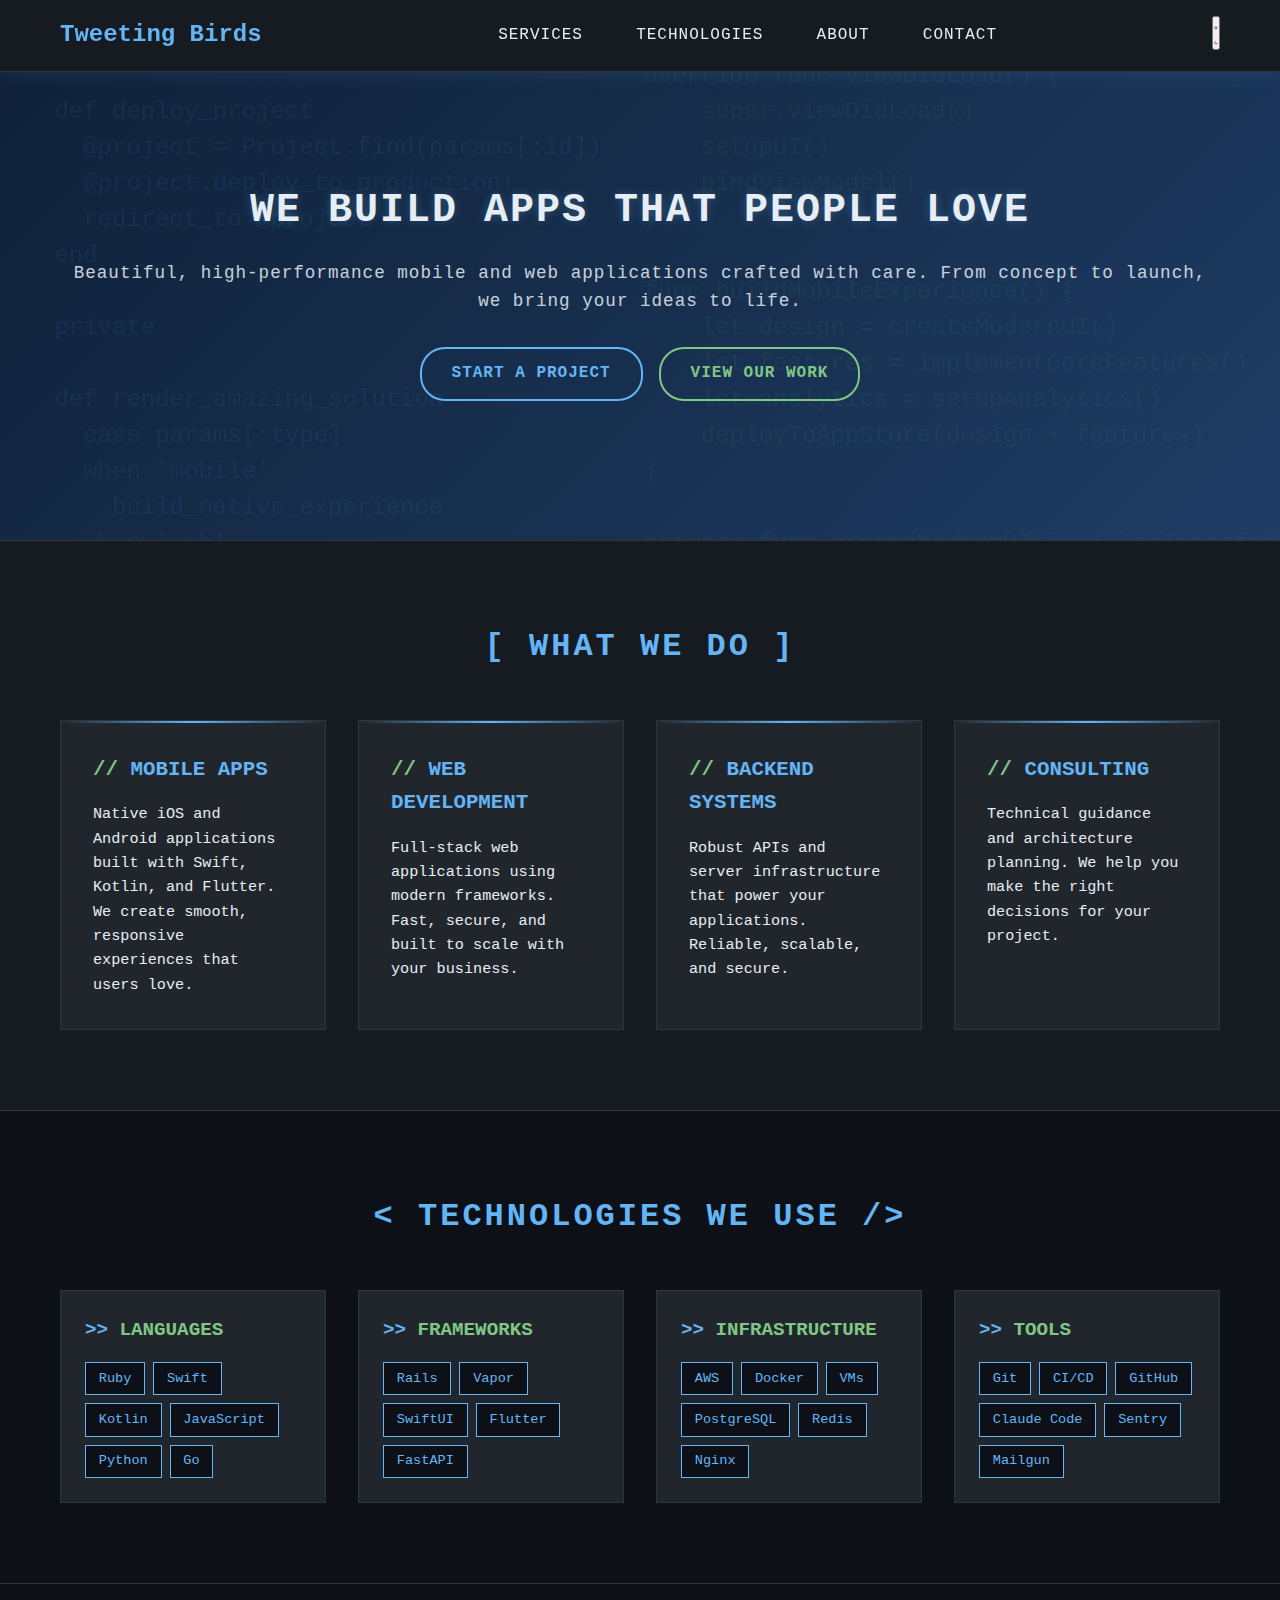
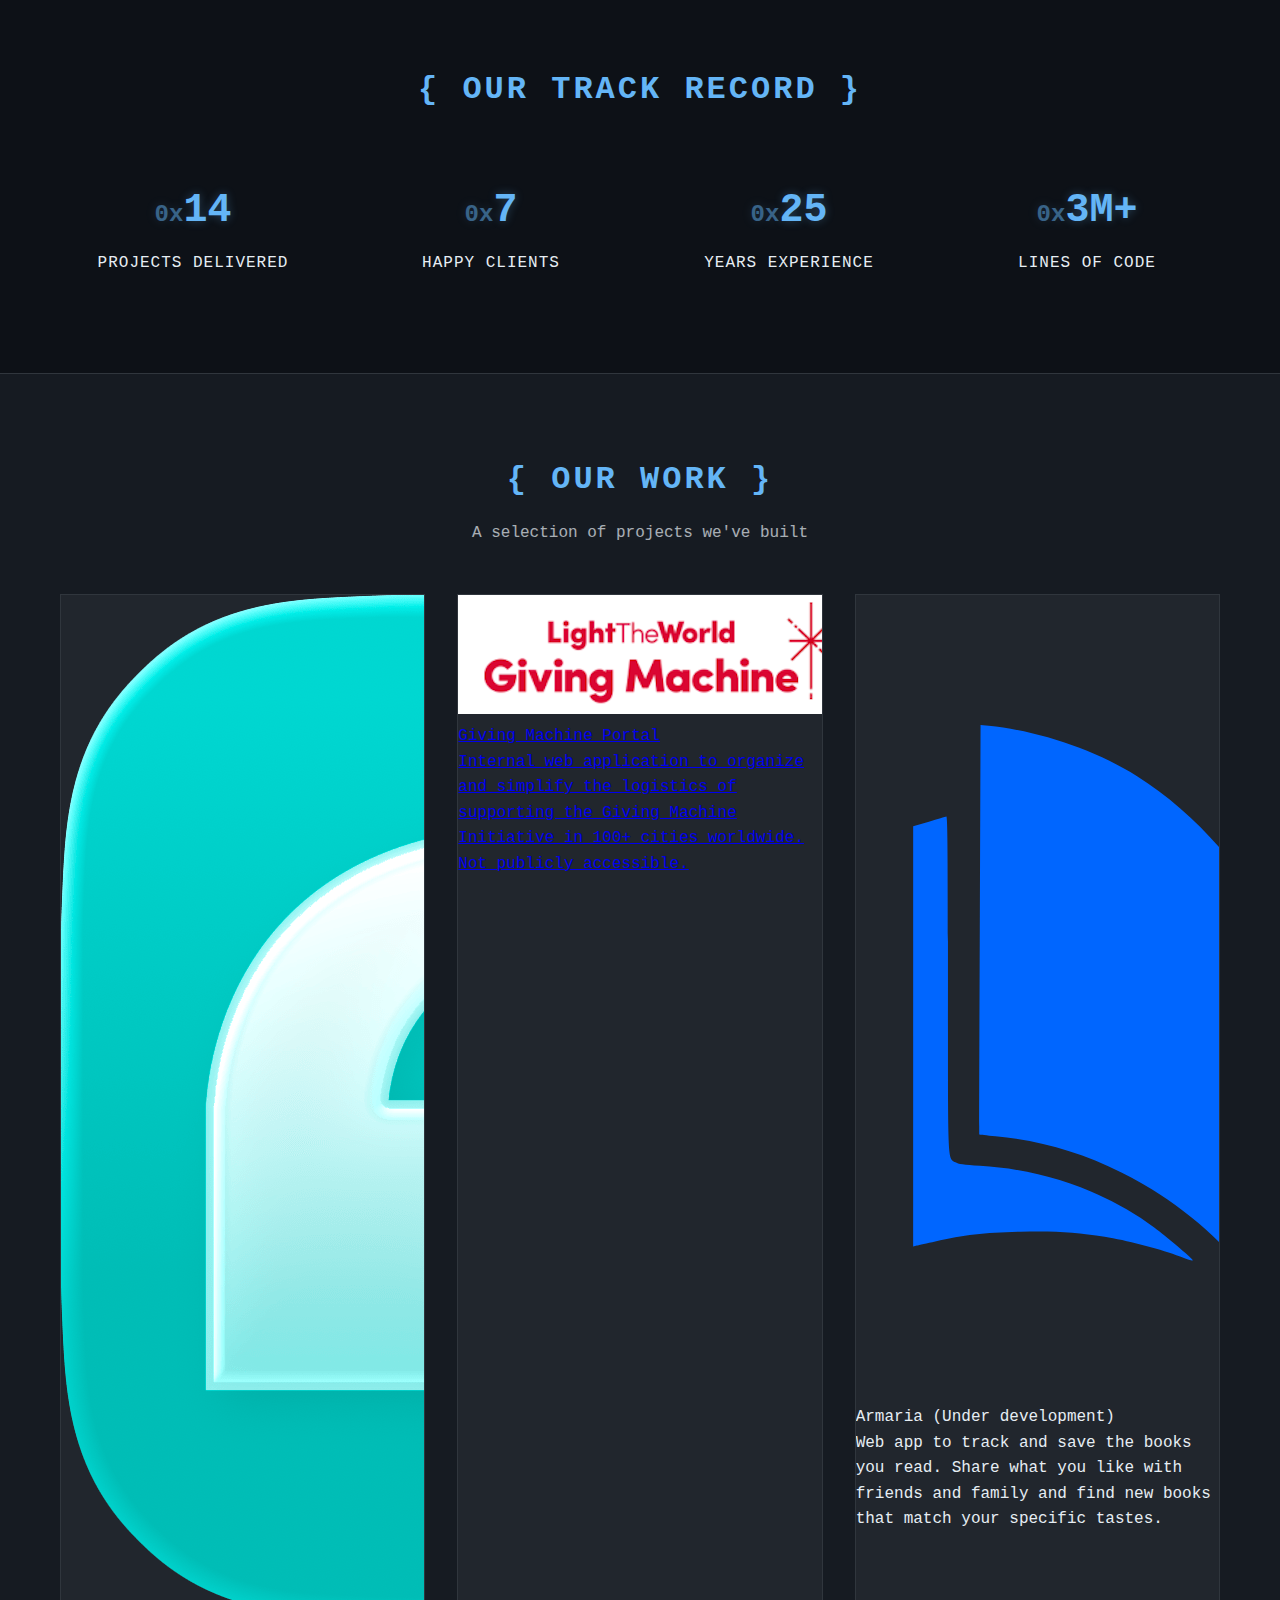
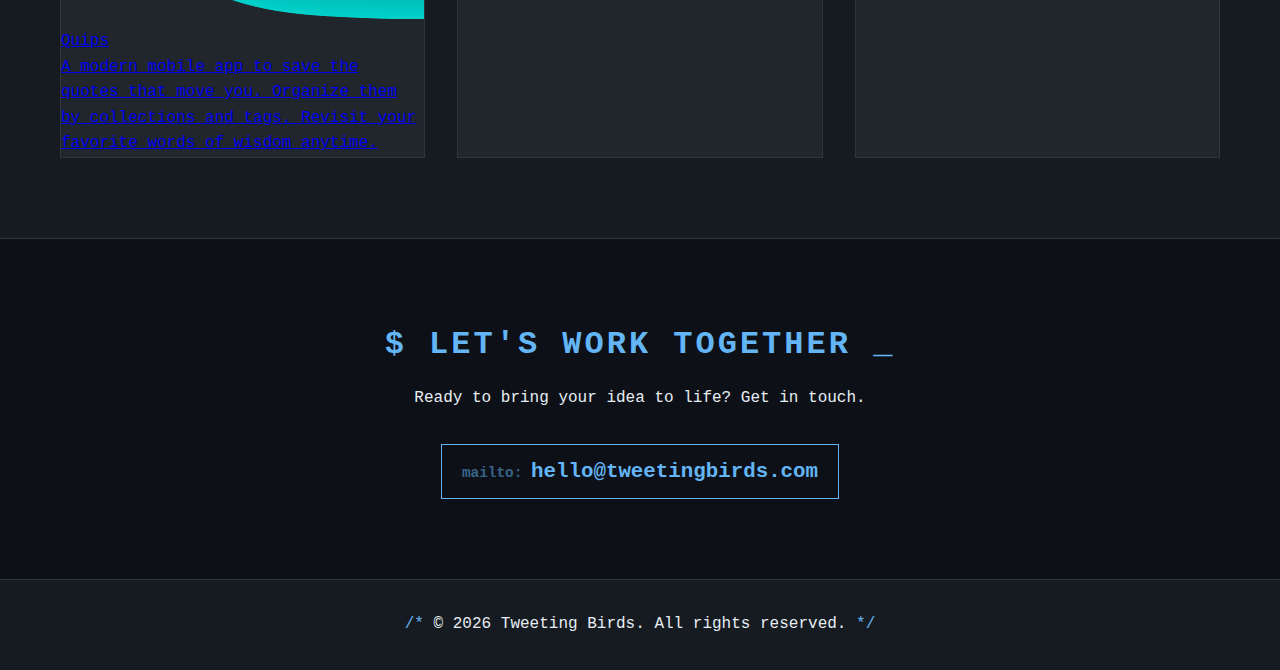
<file: index.html>
<!DOCTYPE html>
<html lang="en">
<head>
    <meta charset="UTF-8">
    <meta name="viewport" content="width=device-width, initial-scale=1.0">
    <meta name="description" content="Tweeting Birds - Expert Mobile and Web App Development">
    <title>Tweeting Birds - Mobile & Web App Development</title>
    <link rel="stylesheet" href="styles.css">
    <link rel="icon" type="image/svg+xml" href="favicon.svg">
</head>
<body>
    <header>
        <nav class="navbar">
            <div class="container">
                <div class="nav-brand">
                    <span class="brand-name">Tweeting Birds</span>
                </div>
                <ul class="nav-menu">
                    <li><a href="#services">Services</a></li>
                    <li><a href="#tech-stack">Technologies</a></li>
                    <li><a href="#metrics">About</a></li>
                    <li><a href="#contact">Contact</a></li>
                </ul>
                <div class="nav-right">
                    <button class="theme-toggle" aria-label="Toggle dark mode">
                        <svg class="sun-icon" xmlns="http://www.w3.org/2000/svg" fill="none" viewBox="0 0 24 24" stroke="currentColor">
                            <path stroke-linecap="round" stroke-linejoin="round" stroke-width="2" d="M12 3v1m0 16v1m9-9h-1M4 12H3m15.364 6.364l-.707-.707M6.343 6.343l-.707-.707m12.728 0l-.707.707M6.343 17.657l-.707.707M16 12a4 4 0 11-8 0 4 4 0 018 0z" />
                        </svg>
                        <svg class="moon-icon" xmlns="http://www.w3.org/2000/svg" fill="none" viewBox="0 0 24 24" stroke="currentColor">
                            <path stroke-linecap="round" stroke-linejoin="round" stroke-width="2" d="M20.354 15.354A9 9 0 018.646 3.646 9.003 9.003 0 0012 21a9.003 9.003 0 008.354-5.646z" />
                        </svg>
                    </button>
                    <button class="nav-toggle" aria-label="Toggle navigation">
                        <span></span>
                        <span></span>
                        <span></span>
                    </button>
                </div>
            </div>
        </nav>
    </header>

    <main>
        <section class="hero">
            <div class="container">
                <h1>We build apps that people love</h1>
                <p class="hero-subtitle">Beautiful, high-performance mobile and web applications crafted with care. From concept to launch, we bring your ideas to life.</p>
                <div class="hero-buttons">
                    <a href="#contact" class="btn btn-primary">Start a Project</a>
                    <a href="#portfolio" class="btn btn-secondary">View Our Work</a>
                </div>
            </div>
        </section>

        <section id="services" class="services">
            <div class="container">
                <h2>What We Do</h2>
                <div class="services-grid">
                    <div class="service-card">
                        <h3>Mobile Apps</h3>
                        <p>Native iOS and Android applications built with Swift, Kotlin, and Flutter. We create smooth, responsive experiences that users love.</p>
                    </div>
                    <div class="service-card">
                        <h3>Web Development</h3>
                        <p>Full-stack web applications using modern frameworks. Fast, secure, and built to scale with your business.</p>
                    </div>
                    <div class="service-card">
                        <h3>Backend Systems</h3>
                        <p>Robust APIs and server infrastructure that power your applications. Reliable, scalable, and secure.</p>
                    </div>
                    <div class="service-card">
                        <h3>Consulting</h3>
                        <p>Technical guidance and architecture planning. We help you make the right decisions for your project.</p>
                    </div>
                </div>
            </div>
        </section>

        <section id="tech-stack" class="about">
            <div class="container">
                <h2>Technologies We Use</h2>
                <div class="tech-grid">
                    <div class="tech-category">
                        <h3>Languages</h3>
                        <div class="tech-items">
                            <span class="tech-badge">Ruby</span>
                            <span class="tech-badge">Swift</span>
                            <span class="tech-badge">Kotlin</span>
                            <span class="tech-badge">JavaScript</span>
                            <span class="tech-badge">Python</span>
                            <span class="tech-badge">Go</span>
                        </div>
                    </div>
                    <div class="tech-category">
                        <h3>Frameworks</h3>
                        <div class="tech-items">
                            <span class="tech-badge">Rails</span>
                            <span class="tech-badge">Vapor</span>
                            <span class="tech-badge">SwiftUI</span>
                            <span class="tech-badge">Flutter</span>
                            <span class="tech-badge">FastAPI</span>
                        </div>
                    </div>
                    <div class="tech-category">
                        <h3>Infrastructure</h3>
                        <div class="tech-items">
                            <span class="tech-badge">AWS</span>
                            <span class="tech-badge">Docker</span>
                            <span class="tech-badge">VMs</span>
                            <span class="tech-badge">PostgreSQL</span>
                            <span class="tech-badge">Redis</span>
                            <span class="tech-badge">Nginx</span>
                        </div>
                    </div>
                    <div class="tech-category">
                        <h3>Tools</h3>
                        <div class="tech-items">
                            <span class="tech-badge">Git</span>
                            <span class="tech-badge">CI/CD</span>
                            <span class="tech-badge">GitHub</span>
                            <span class="tech-badge">Claude Code</span>
                            <span class="tech-badge">Sentry</span>
                            <span class="tech-badge">Mailgun</span>
                        </div>
                    </div>
                </div>
            </div>
        </section>

        <section id="metrics" class="metrics">
            <div class="container">
                <h2>Our Track Record</h2>
                <div class="stats">
                    <div class="stat">
                        <div class="stat-number">14</div>
                        <div class="stat-label">Projects Delivered</div>
                    </div>
                    <div class="stat">
                        <div class="stat-number">7</div>
                        <div class="stat-label">Happy Clients</div>
                    </div>
                    <div class="stat">
                        <div class="stat-number">25</div>
                        <div class="stat-label">Years Experience</div>
                    </div>
                    <div class="stat">
                        <div class="stat-number">3M+</div>
                        <div class="stat-label">Lines of Code</div>
                    </div>
                </div>
            </div>
        </section>

        <section id="portfolio" class="portfolio">
            <div class="container">
                <h2>Our Work</h2>
                <p class="section-subtitle">A selection of projects we've built</p>
                <div class="portfolio-grid">
                    <a href="https://quipsapp.com" class="portfolio-item" target="_blank" rel="noopener">
                        <img src="quips-icon.png" alt="Quips App" class="portfolio-image">
                        <div class="portfolio-content">
                            <div class="portfolio-title">Quips</div>
                            <p class="portfolio-description">A modern mobile app to save the quotes that move you. Organize them by collections and tags. Revisit your favorite words of wisdom anytime.</p>
                        </div>
                    </a>
                    <a href="https://givingmachines.org" class="portfolio-item" target="_blank" rel="noopener">
                        <img src="giving-machine-logo.png" alt="Giving Machine Portal" class="portfolio-image">
                        <div class="portfolio-content">
                            <div class="portfolio-title">Giving Machine Portal</div>
                            <p class="portfolio-description">Internal web application to organize and simplify the logistics of supporting the Giving Machine Initiative in 100+ cities worldwide. Not publicly accessible.</p>
                        </div>
                    </a>
                    <div class="portfolio-item">
                        <img src="armaria-icon.svg" alt="Armaria" class="portfolio-image">
                        <div class="portfolio-content">
                            <div class="portfolio-title">Armaria (Under development)</div>
                            <p class="portfolio-description">Web app to track and save the books you read. Share what you like with friends and family and find new books that match your specific tastes.</p>
                        </div>
                    </div>
                </div>
            </div>
        </section>

        <section id="contact" class="contact">
            <div class="container">
                <h2>Let's Work Together</h2>
                <p class="contact-subtitle">Ready to bring your idea to life? Get in touch.</p>
                <div class="contact-info">
                    <a href="mailto:hello@tweetingbirds.com" class="contact-link">hello@tweetingbirds.com</a>
                </div>
            </div>
        </section>
    </main>

    <footer>
        <div class="container">
            <p>&copy; <span id="year"></span> Tweeting Birds. All rights reserved.</p>
        </div>
    </footer>

    <script>
        // Set current year
        document.getElementById('year').textContent = new Date().getFullYear();

        // Theme toggle
        const themeToggle = document.querySelector('.theme-toggle');
        const root = document.documentElement;

        // Check for saved theme preference or default to system
        const savedTheme = localStorage.getItem('theme');
        if (savedTheme) {
            root.setAttribute('data-theme', savedTheme);
        }

        themeToggle.addEventListener('click', function() {
            const currentTheme = root.getAttribute('data-theme');
            const prefersDark = window.matchMedia('(prefers-color-scheme: dark)').matches;

            let newTheme;
            if (currentTheme === 'dark') {
                newTheme = 'light';
            } else if (currentTheme === 'light') {
                newTheme = 'dark';
            } else {
                // No manual theme set, toggle from system preference
                newTheme = prefersDark ? 'light' : 'dark';
            }

            root.setAttribute('data-theme', newTheme);
            localStorage.setItem('theme', newTheme);
        });

        // Mobile menu toggle
        document.querySelector('.nav-toggle').addEventListener('click', function() {
            document.querySelector('.nav-menu').classList.toggle('active');
            this.classList.toggle('active');
        });

        // Smooth scrolling for navigation links
        document.querySelectorAll('a[href^="#"]').forEach(anchor => {
            anchor.addEventListener('click', function (e) {
                e.preventDefault();
                const target = document.querySelector(this.getAttribute('href'));
                if (target) {
                    target.scrollIntoView({ behavior: 'smooth', block: 'start' });
                    // Close mobile menu if open
                    document.querySelector('.nav-menu').classList.remove('active');
                    document.querySelector('.nav-toggle').classList.remove('active');
                }
            });
        });
    </script>
</body>
</html>
</file>
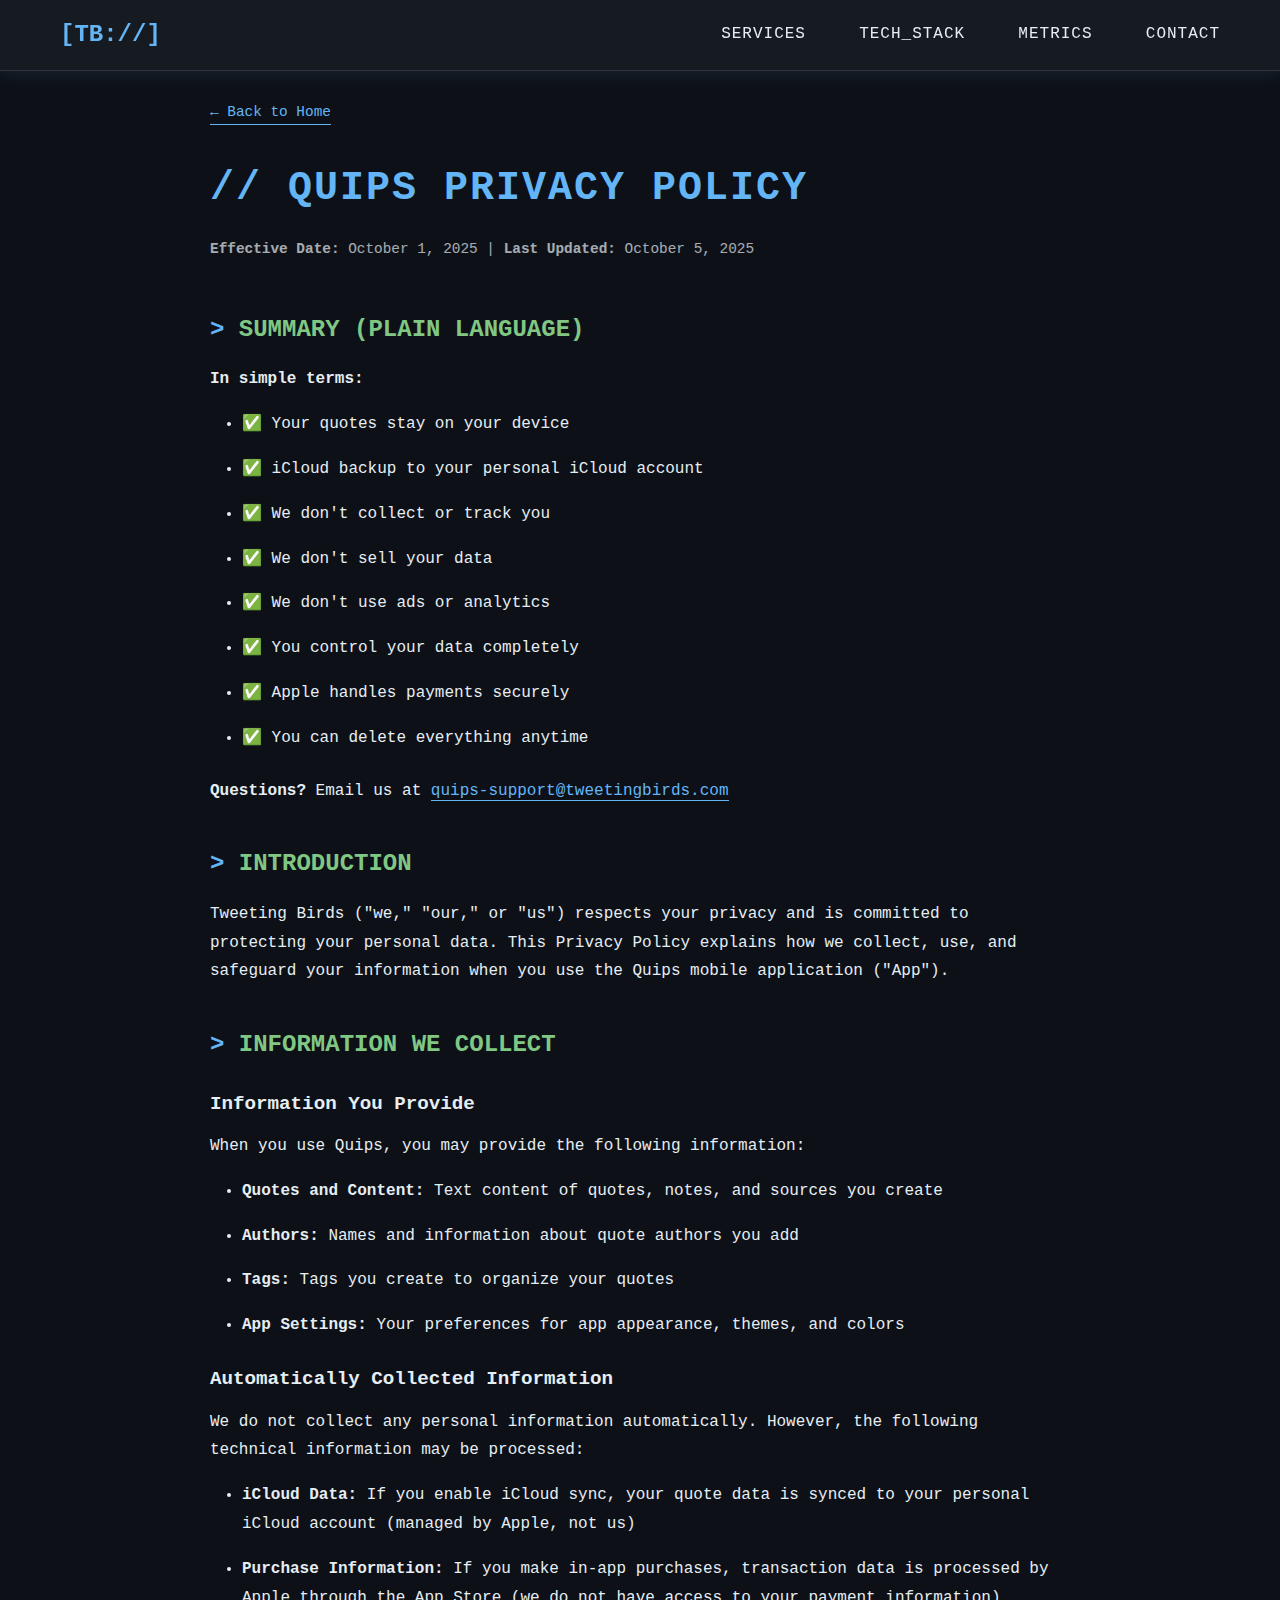
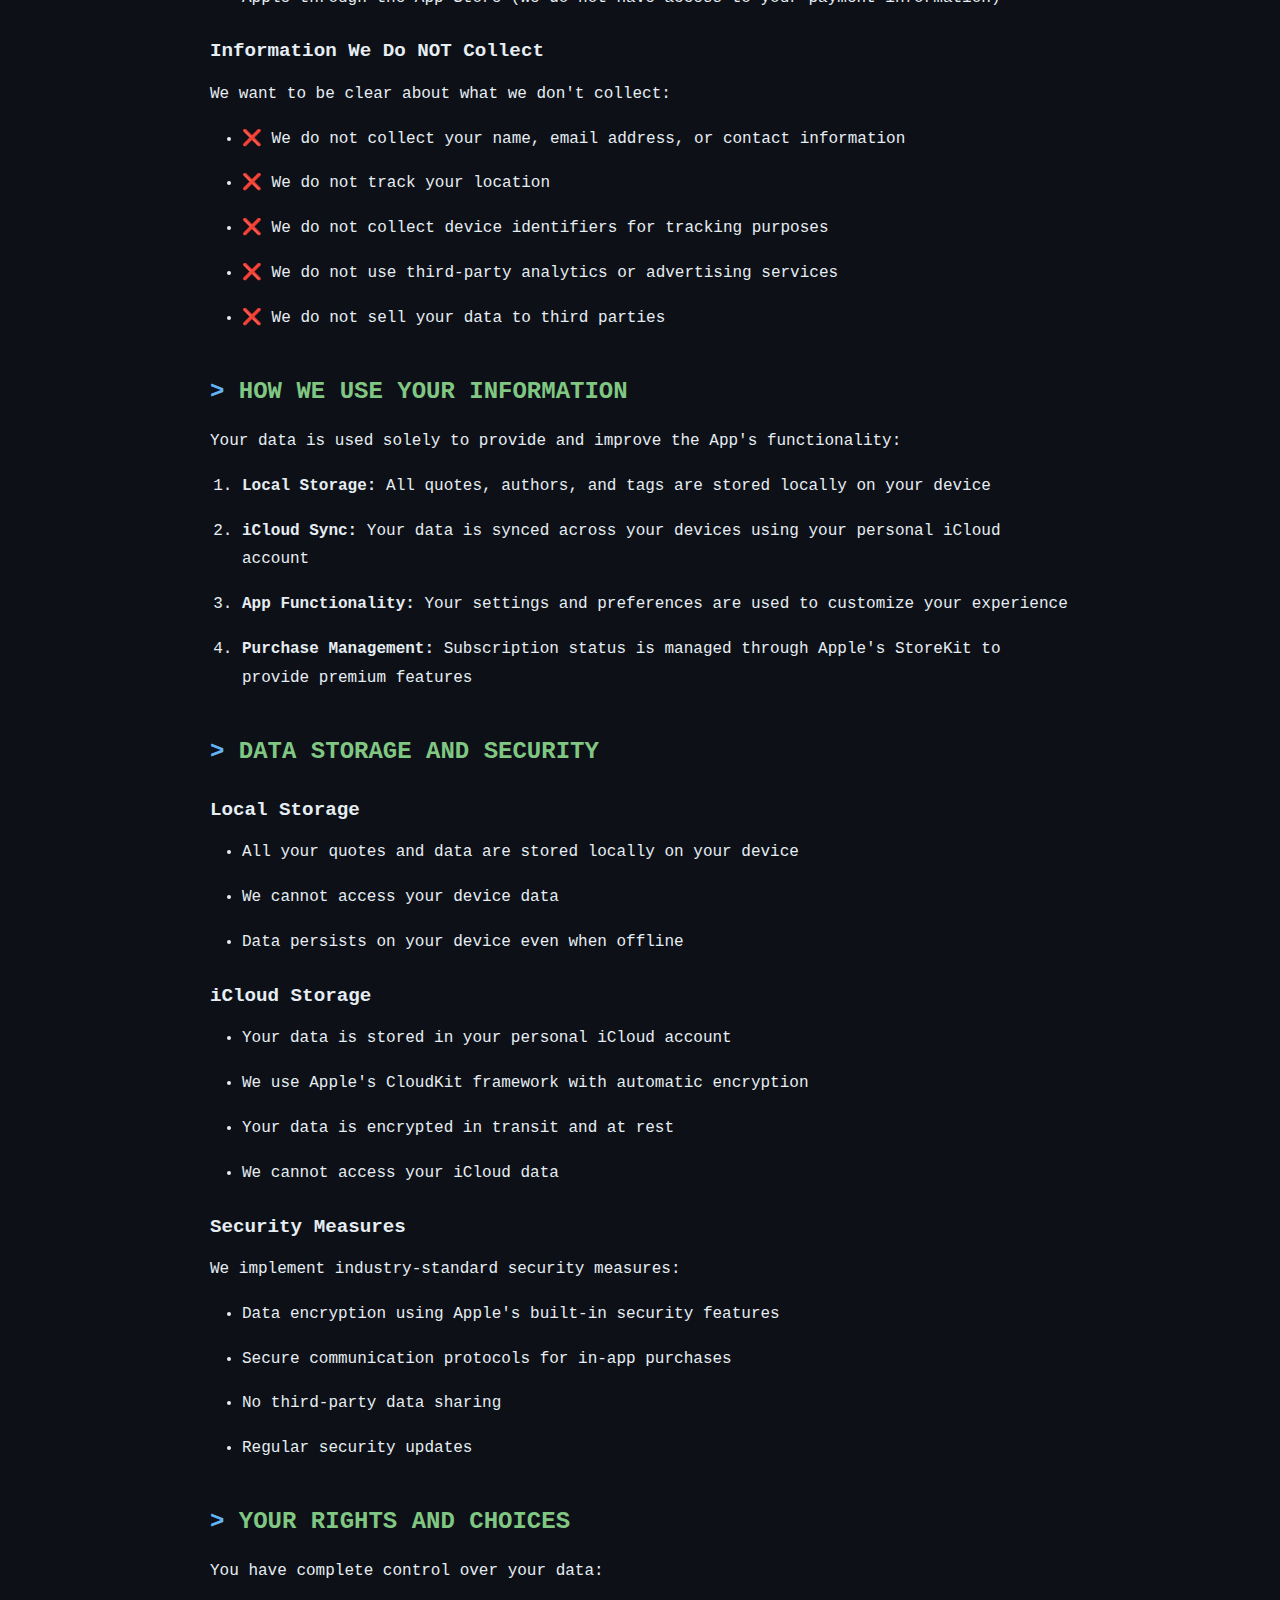
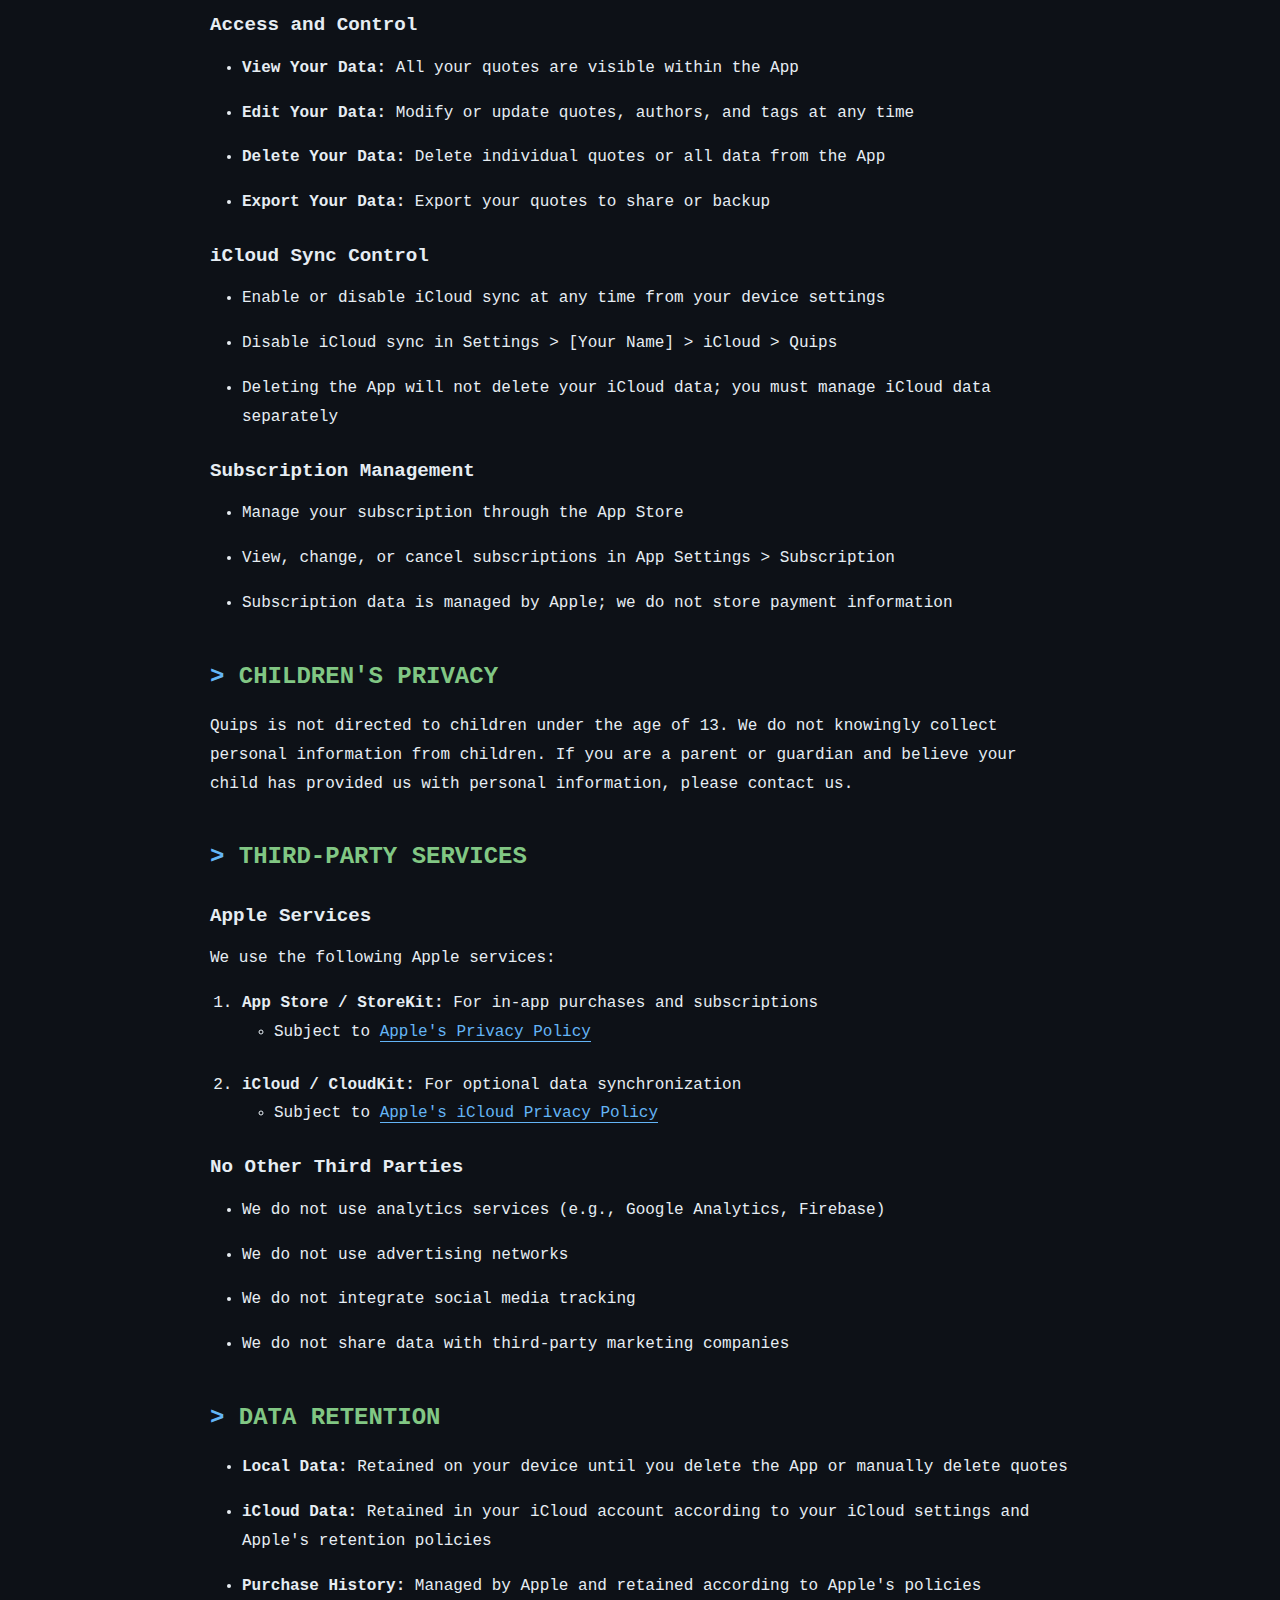
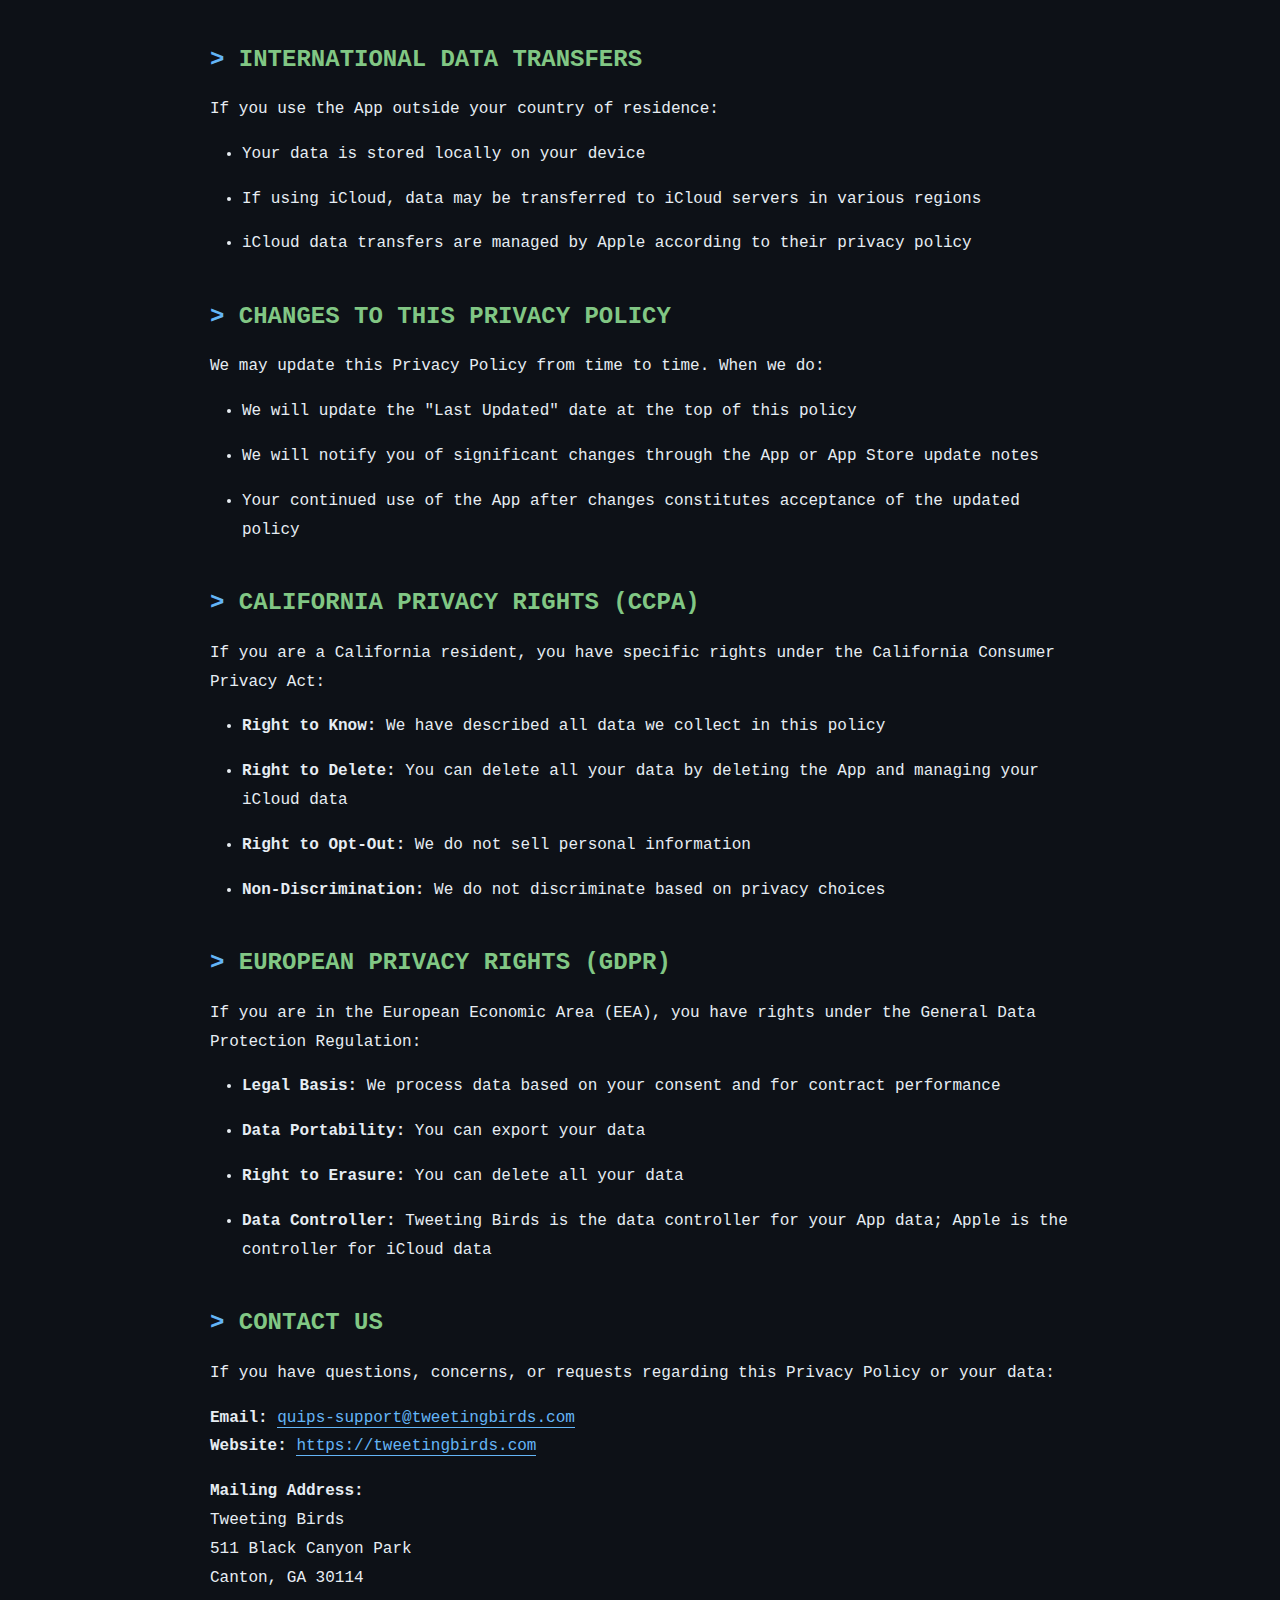
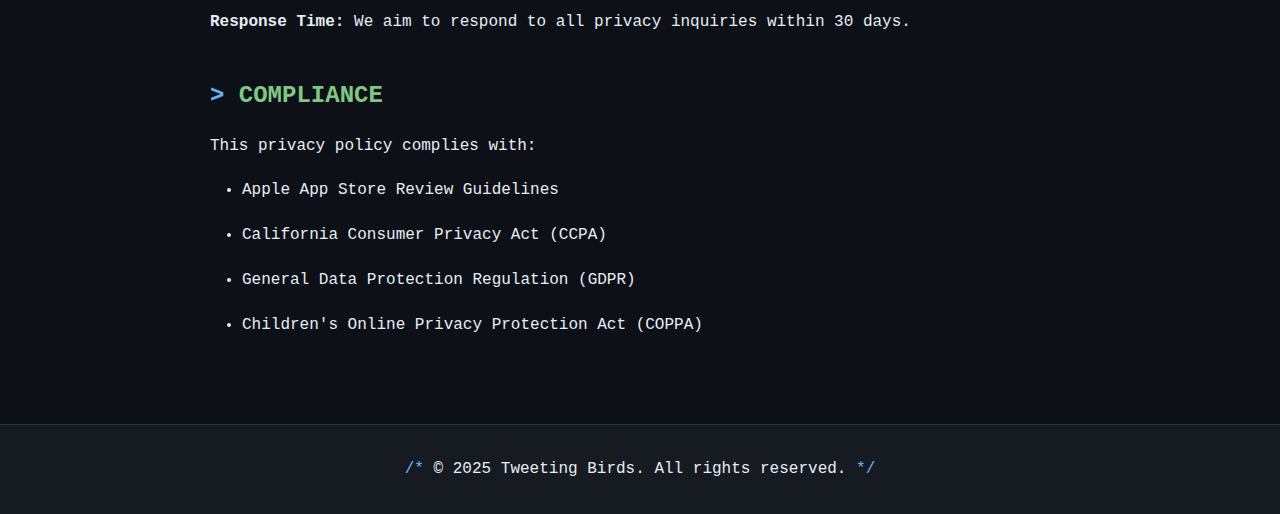
<file: quips-privacy-policy.html>
<!DOCTYPE html>
<html lang="en">
<head>
    <meta charset="UTF-8">
    <meta name="viewport" content="width=device-width, initial-scale=1.0">
    <meta name="description" content="Quips App Privacy Policy - Tweeting Birds">
    <title>Quips Privacy Policy - Tweeting Birds</title>
    <link rel="stylesheet" href="styles.css">
    <link rel="icon" type="image/svg+xml" href="favicon.svg">
    <style>
        .legal-content {
            max-width: 900px;
            margin: 0 auto;
            padding: 100px 20px 60px;
            font-family: 'Courier New', monospace;
        }
        .legal-content h1 {
            color: var(--primary-color);
            font-size: 2.5rem;
            margin-bottom: 1rem;
            text-transform: uppercase;
            letter-spacing: 2px;
        }
        .legal-content h1::before {
            content: '// ';
        }
        .legal-content .last-updated {
            color: var(--white);
            opacity: 0.7;
            margin-bottom: 3rem;
            font-size: 0.9rem;
        }
        .legal-content h2 {
            color: var(--secondary-color);
            font-size: 1.5rem;
            margin-top: 2.5rem;
            margin-bottom: 1rem;
            text-transform: uppercase;
        }
        .legal-content h2::before {
            content: '> ';
            color: var(--primary-color);
        }
        .legal-content h3 {
            color: var(--white);
            font-size: 1.2rem;
            margin-top: 1.5rem;
            margin-bottom: 0.8rem;
            font-weight: bold;
        }
        .legal-content p, .legal-content li {
            color: var(--white);
            line-height: 1.8;
            margin-bottom: 1rem;
        }
        .legal-content ol {
            margin-left: 2rem;
            margin-bottom: 1.5rem;
        }
        .legal-content ul {
            margin-left: 2rem;
            margin-bottom: 1.5rem;
        }
        .legal-content a {
            color: var(--primary-color);
            text-decoration: none;
            border-bottom: 1px solid var(--primary-color);
        }
        .legal-content a:hover {
            color: var(--secondary-color);
            border-bottom-color: var(--secondary-color);
        }
        .back-link {
            display: inline-block;
            margin-bottom: 2rem;
            color: var(--primary-color);
            text-decoration: none;
            font-size: 0.9rem;
            transition: var(--transition);
        }
        .back-link::before {
            content: '← ';
        }
        .back-link:hover {
            color: var(--secondary-color);
        }
    </style>
</head>
<body>
    <header>
        <nav class="navbar">
            <div class="container">
                <div class="nav-brand">
                    <span class="brand-name">[TB://]</span>
                </div>
                <ul class="nav-menu">
                    <li><a href="index.html#services">services</a></li>
                    <li><a href="index.html#tech-stack">tech_stack</a></li>
                    <li><a href="index.html#metrics">metrics</a></li>
                    <li><a href="index.html#contact">contact</a></li>
                </ul>
                <button class="nav-toggle" aria-label="Toggle navigation">
                    <span></span>
                    <span></span>
                    <span></span>
                </button>
            </div>
        </nav>
    </header>

    <main>
        <div class="legal-content">
            <a href="index.html" class="back-link">Back to Home</a>

            <h1>Quips Privacy Policy</h1>
            <p class="last-updated"><strong>Effective Date:</strong> October 1, 2025 | <strong>Last Updated:</strong> October 5, 2025</p>

            <h2>Summary (Plain Language)</h2>
            <p><strong>In simple terms:</strong></p>
            <ul>
                <li>✅ Your quotes stay on your device</li>
                <li>✅ iCloud backup to your personal iCloud account</li>
                <li>✅ We don't collect or track you</li>
                <li>✅ We don't sell your data</li>
                <li>✅ We don't use ads or analytics</li>
                <li>✅ You control your data completely</li>
                <li>✅ Apple handles payments securely</li>
                <li>✅ You can delete everything anytime</li>
            </ul>
            <p><strong>Questions?</strong> Email us at <a href="mailto:quips-support@tweetingbirds.com">quips-support@tweetingbirds.com</a></p>

            <h2>Introduction</h2>
            <p>Tweeting Birds ("we," "our," or "us") respects your privacy and is committed to protecting your personal data. This Privacy Policy explains how we collect, use, and safeguard your information when you use the Quips mobile application ("App").</p>

            <h2>Information We Collect</h2>

            <h3>Information You Provide</h3>
            <p>When you use Quips, you may provide the following information:</p>
            <ul>
                <li><strong>Quotes and Content:</strong> Text content of quotes, notes, and sources you create</li>
                <li><strong>Authors:</strong> Names and information about quote authors you add</li>
                <li><strong>Tags:</strong> Tags you create to organize your quotes</li>
                <li><strong>App Settings:</strong> Your preferences for app appearance, themes, and colors</li>
            </ul>

            <h3>Automatically Collected Information</h3>
            <p>We do not collect any personal information automatically. However, the following technical information may be processed:</p>
            <ul>
                <li><strong>iCloud Data:</strong> If you enable iCloud sync, your quote data is synced to your personal iCloud account (managed by Apple, not us)</li>
                <li><strong>Purchase Information:</strong> If you make in-app purchases, transaction data is processed by Apple through the App Store (we do not have access to your payment information)</li>
            </ul>

            <h3>Information We Do NOT Collect</h3>
            <p>We want to be clear about what we don't collect:</p>
            <ul>
                <li>❌ We do not collect your name, email address, or contact information</li>
                <li>❌ We do not track your location</li>
                <li>❌ We do not collect device identifiers for tracking purposes</li>
                <li>❌ We do not use third-party analytics or advertising services</li>
                <li>❌ We do not sell your data to third parties</li>
            </ul>

            <h2>How We Use Your Information</h2>
            <p>Your data is used solely to provide and improve the App's functionality:</p>
            <ol>
                <li><strong>Local Storage:</strong> All quotes, authors, and tags are stored locally on your device</li>
                <li><strong>iCloud Sync:</strong> Your data is synced across your devices using your personal iCloud account</li>
                <li><strong>App Functionality:</strong> Your settings and preferences are used to customize your experience</li>
                <li><strong>Purchase Management:</strong> Subscription status is managed through Apple's StoreKit to provide premium features</li>
            </ol>

            <h2>Data Storage and Security</h2>

            <h3>Local Storage</h3>
            <ul>
                <li>All your quotes and data are stored locally on your device</li>
                <li>We cannot access your device data</li>
                <li>Data persists on your device even when offline</li>
            </ul>

            <h3>iCloud Storage</h3>
            <ul>
                <li>Your data is stored in your personal iCloud account</li>
                <li>We use Apple's CloudKit framework with automatic encryption</li>
                <li>Your data is encrypted in transit and at rest</li>
                <li>We cannot access your iCloud data</li>
            </ul>

            <h3>Security Measures</h3>
            <p>We implement industry-standard security measures:</p>
            <ul>
                <li>Data encryption using Apple's built-in security features</li>
                <li>Secure communication protocols for in-app purchases</li>
                <li>No third-party data sharing</li>
                <li>Regular security updates</li>
            </ul>

            <h2>Your Rights and Choices</h2>
            <p>You have complete control over your data:</p>

            <h3>Access and Control</h3>
            <ul>
                <li><strong>View Your Data:</strong> All your quotes are visible within the App</li>
                <li><strong>Edit Your Data:</strong> Modify or update quotes, authors, and tags at any time</li>
                <li><strong>Delete Your Data:</strong> Delete individual quotes or all data from the App</li>
                <li><strong>Export Your Data:</strong> Export your quotes to share or backup</li>
            </ul>

            <h3>iCloud Sync Control</h3>
            <ul>
                <li>Enable or disable iCloud sync at any time from your device settings</li>
                <li>Disable iCloud sync in Settings > [Your Name] > iCloud > Quips</li>
                <li>Deleting the App will not delete your iCloud data; you must manage iCloud data separately</li>
            </ul>

            <h3>Subscription Management</h3>
            <ul>
                <li>Manage your subscription through the App Store</li>
                <li>View, change, or cancel subscriptions in App Settings > Subscription</li>
                <li>Subscription data is managed by Apple; we do not store payment information</li>
            </ul>

            <h2>Children's Privacy</h2>
            <p>Quips is not directed to children under the age of 13. We do not knowingly collect personal information from children. If you are a parent or guardian and believe your child has provided us with personal information, please contact us.</p>

            <h2>Third-Party Services</h2>

            <h3>Apple Services</h3>
            <p>We use the following Apple services:</p>
            <ol>
                <li><strong>App Store / StoreKit:</strong> For in-app purchases and subscriptions
                    <ul>
                        <li>Subject to <a href="https://www.apple.com/legal/privacy/" target="_blank">Apple's Privacy Policy</a></li>
                    </ul>
                </li>
                <li><strong>iCloud / CloudKit:</strong> For optional data synchronization
                    <ul>
                        <li>Subject to <a href="https://www.apple.com/legal/privacy/" target="_blank">Apple's iCloud Privacy Policy</a></li>
                    </ul>
                </li>
            </ol>

            <h3>No Other Third Parties</h3>
            <ul>
                <li>We do not use analytics services (e.g., Google Analytics, Firebase)</li>
                <li>We do not use advertising networks</li>
                <li>We do not integrate social media tracking</li>
                <li>We do not share data with third-party marketing companies</li>
            </ul>

            <h2>Data Retention</h2>
            <ul>
                <li><strong>Local Data:</strong> Retained on your device until you delete the App or manually delete quotes</li>
                <li><strong>iCloud Data:</strong> Retained in your iCloud account according to your iCloud settings and Apple's retention policies</li>
                <li><strong>Purchase History:</strong> Managed by Apple and retained according to Apple's policies</li>
            </ul>

            <h2>International Data Transfers</h2>
            <p>If you use the App outside your country of residence:</p>
            <ul>
                <li>Your data is stored locally on your device</li>
                <li>If using iCloud, data may be transferred to iCloud servers in various regions</li>
                <li>iCloud data transfers are managed by Apple according to their privacy policy</li>
            </ul>

            <h2>Changes to This Privacy Policy</h2>
            <p>We may update this Privacy Policy from time to time. When we do:</p>
            <ul>
                <li>We will update the "Last Updated" date at the top of this policy</li>
                <li>We will notify you of significant changes through the App or App Store update notes</li>
                <li>Your continued use of the App after changes constitutes acceptance of the updated policy</li>
            </ul>

            <h2>California Privacy Rights (CCPA)</h2>
            <p>If you are a California resident, you have specific rights under the California Consumer Privacy Act:</p>
            <ul>
                <li><strong>Right to Know:</strong> We have described all data we collect in this policy</li>
                <li><strong>Right to Delete:</strong> You can delete all your data by deleting the App and managing your iCloud data</li>
                <li><strong>Right to Opt-Out:</strong> We do not sell personal information</li>
                <li><strong>Non-Discrimination:</strong> We do not discriminate based on privacy choices</li>
            </ul>

            <h2>European Privacy Rights (GDPR)</h2>
            <p>If you are in the European Economic Area (EEA), you have rights under the General Data Protection Regulation:</p>
            <ul>
                <li><strong>Legal Basis:</strong> We process data based on your consent and for contract performance</li>
                <li><strong>Data Portability:</strong> You can export your data</li>
                <li><strong>Right to Erasure:</strong> You can delete all your data</li>
                <li><strong>Data Controller:</strong> Tweeting Birds is the data controller for your App data; Apple is the controller for iCloud data</li>
            </ul>

            <h2>Contact Us</h2>
            <p>If you have questions, concerns, or requests regarding this Privacy Policy or your data:</p>
            <p>
                <strong>Email:</strong> <a href="mailto:quips-support@tweetingbirds.com">quips-support@tweetingbirds.com</a><br>
                <strong>Website:</strong> <a href="https://tweetingbirds.com">https://tweetingbirds.com</a>
            </p>
            <p>
                <strong>Mailing Address:</strong><br>
                Tweeting Birds<br>
                511 Black Canyon Park<br>
                Canton, GA 30114
            </p>
            <p><strong>Response Time:</strong> We aim to respond to all privacy inquiries within 30 days.</p>

            <h2>Compliance</h2>
            <p>This privacy policy complies with:</p>
            <ul>
                <li>Apple App Store Review Guidelines</li>
                <li>California Consumer Privacy Act (CCPA)</li>
                <li>General Data Protection Regulation (GDPR)</li>
                <li>Children's Online Privacy Protection Act (COPPA)</li>
            </ul>
        </div>
    </main>

    <footer>
        <div class="container">
            <p>&copy; 2025 Tweeting Birds. All rights reserved.</p>
        </div>
    </footer>

    <script>
        // Mobile menu toggle
        document.querySelector('.nav-toggle').addEventListener('click', function() {
            document.querySelector('.nav-menu').classList.toggle('active');
            this.classList.toggle('active');
        });

        // Smooth scrolling for navigation links
        document.querySelectorAll('a[href^="#"]').forEach(anchor => {
            anchor.addEventListener('click', function (e) {
                e.preventDefault();
                const target = document.querySelector(this.getAttribute('href'));
                if (target) {
                    target.scrollIntoView({ behavior: 'smooth', block: 'start' });
                    // Close mobile menu if open
                    document.querySelector('.nav-menu').classList.remove('active');
                    document.querySelector('.nav-toggle').classList.remove('active');
                }
            });
        });
    </script>
</body>
</html>
</file>
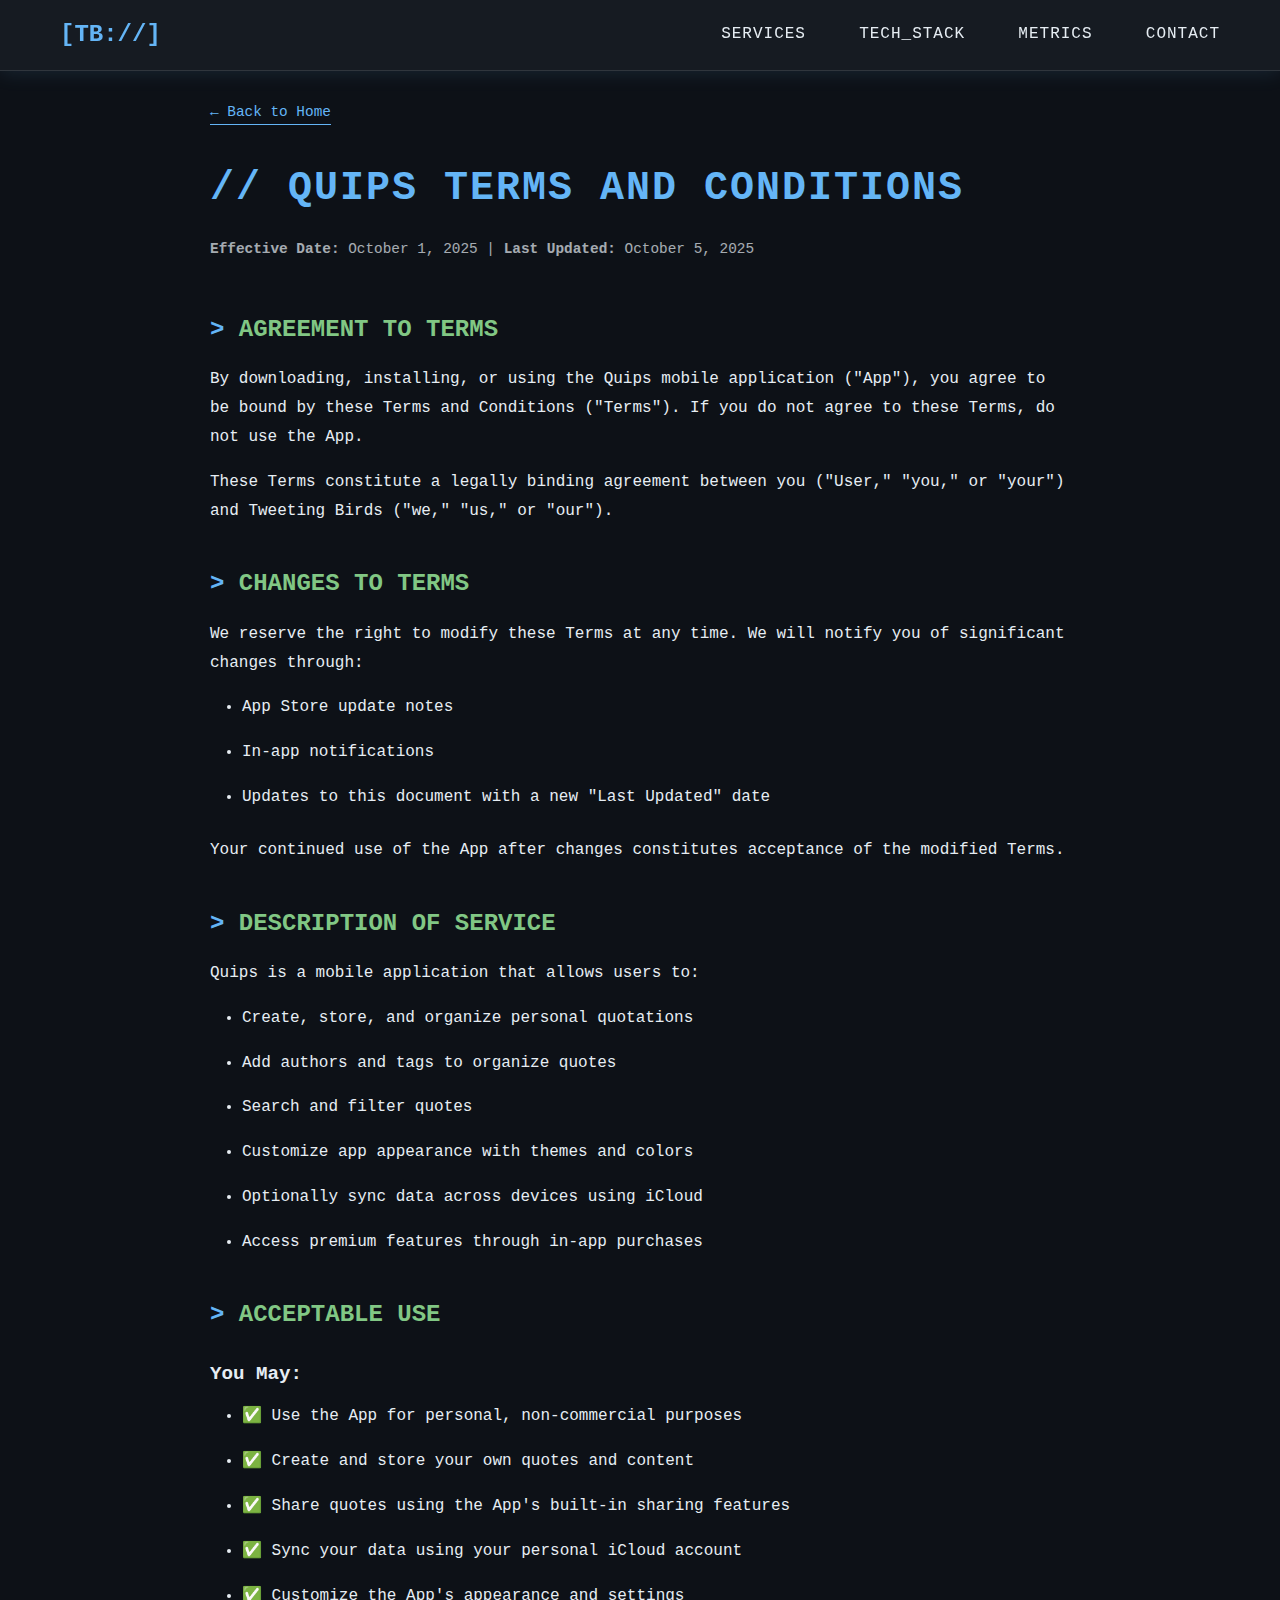
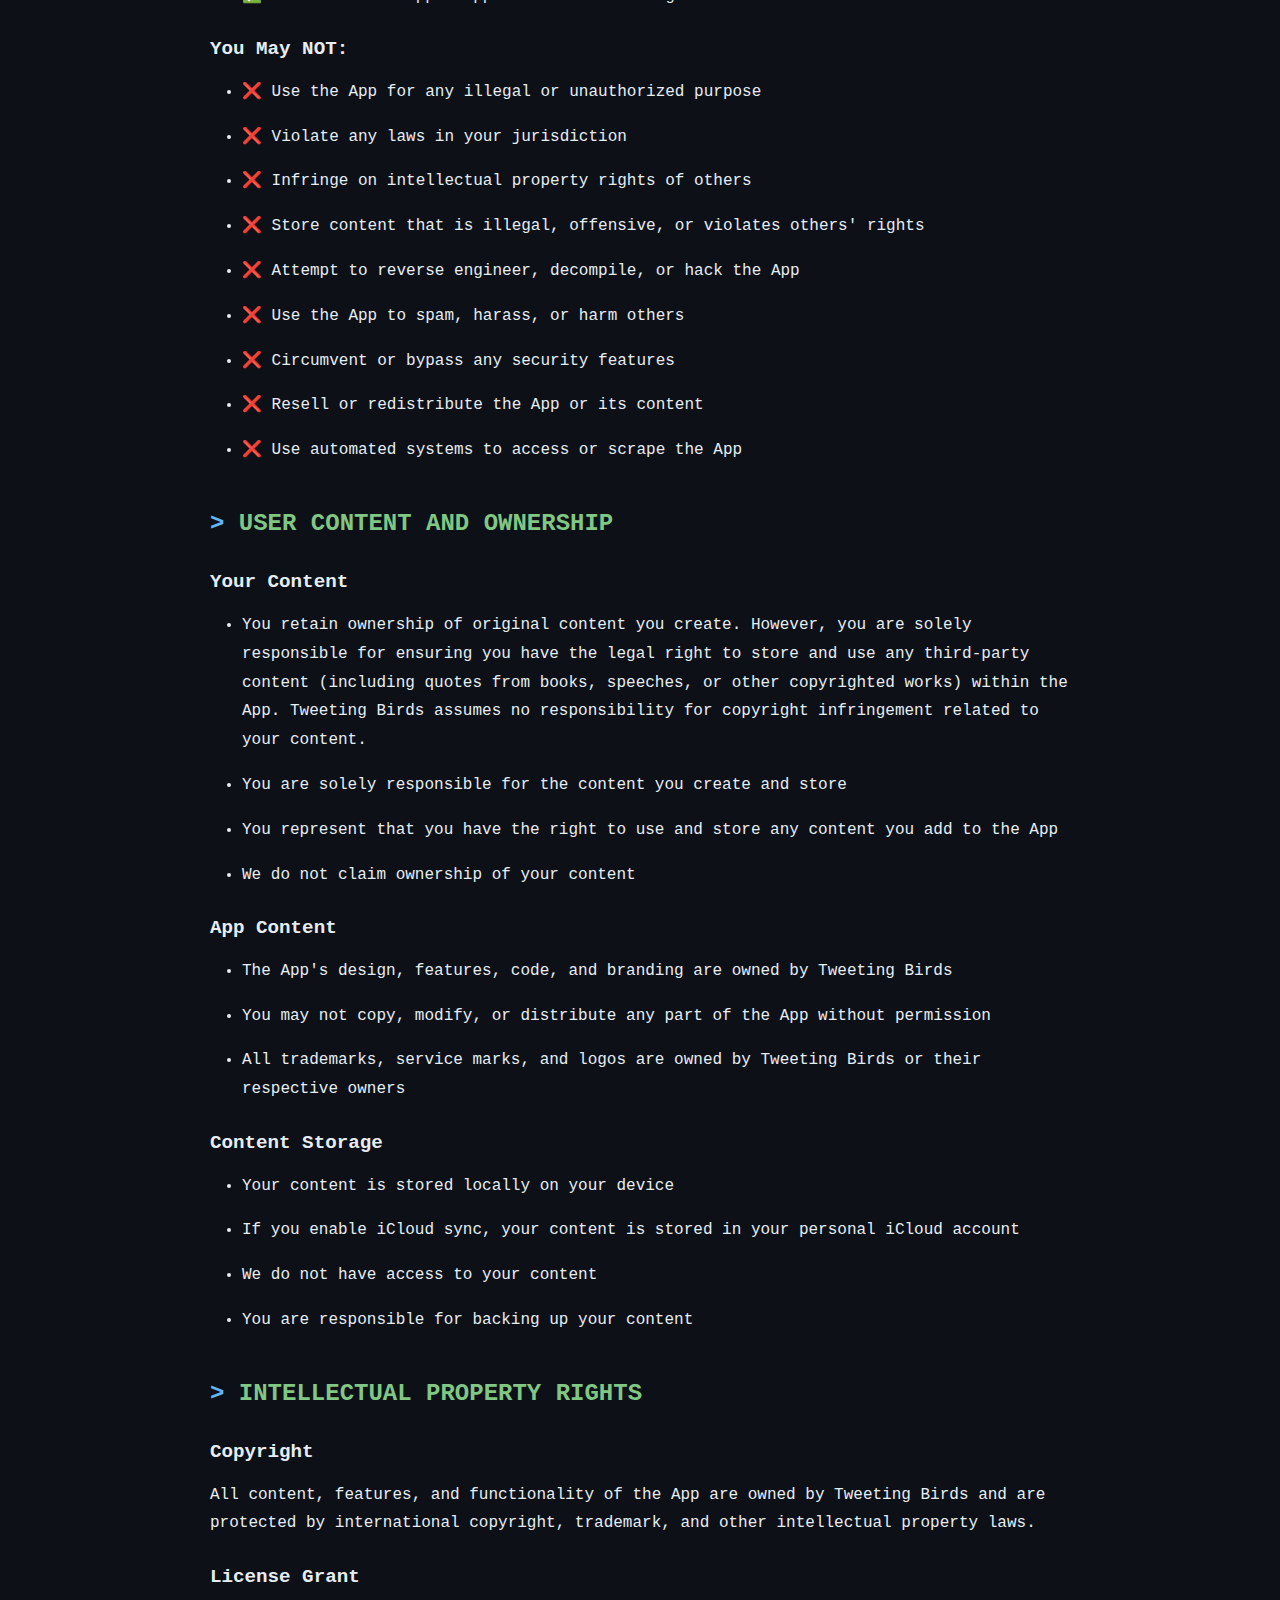
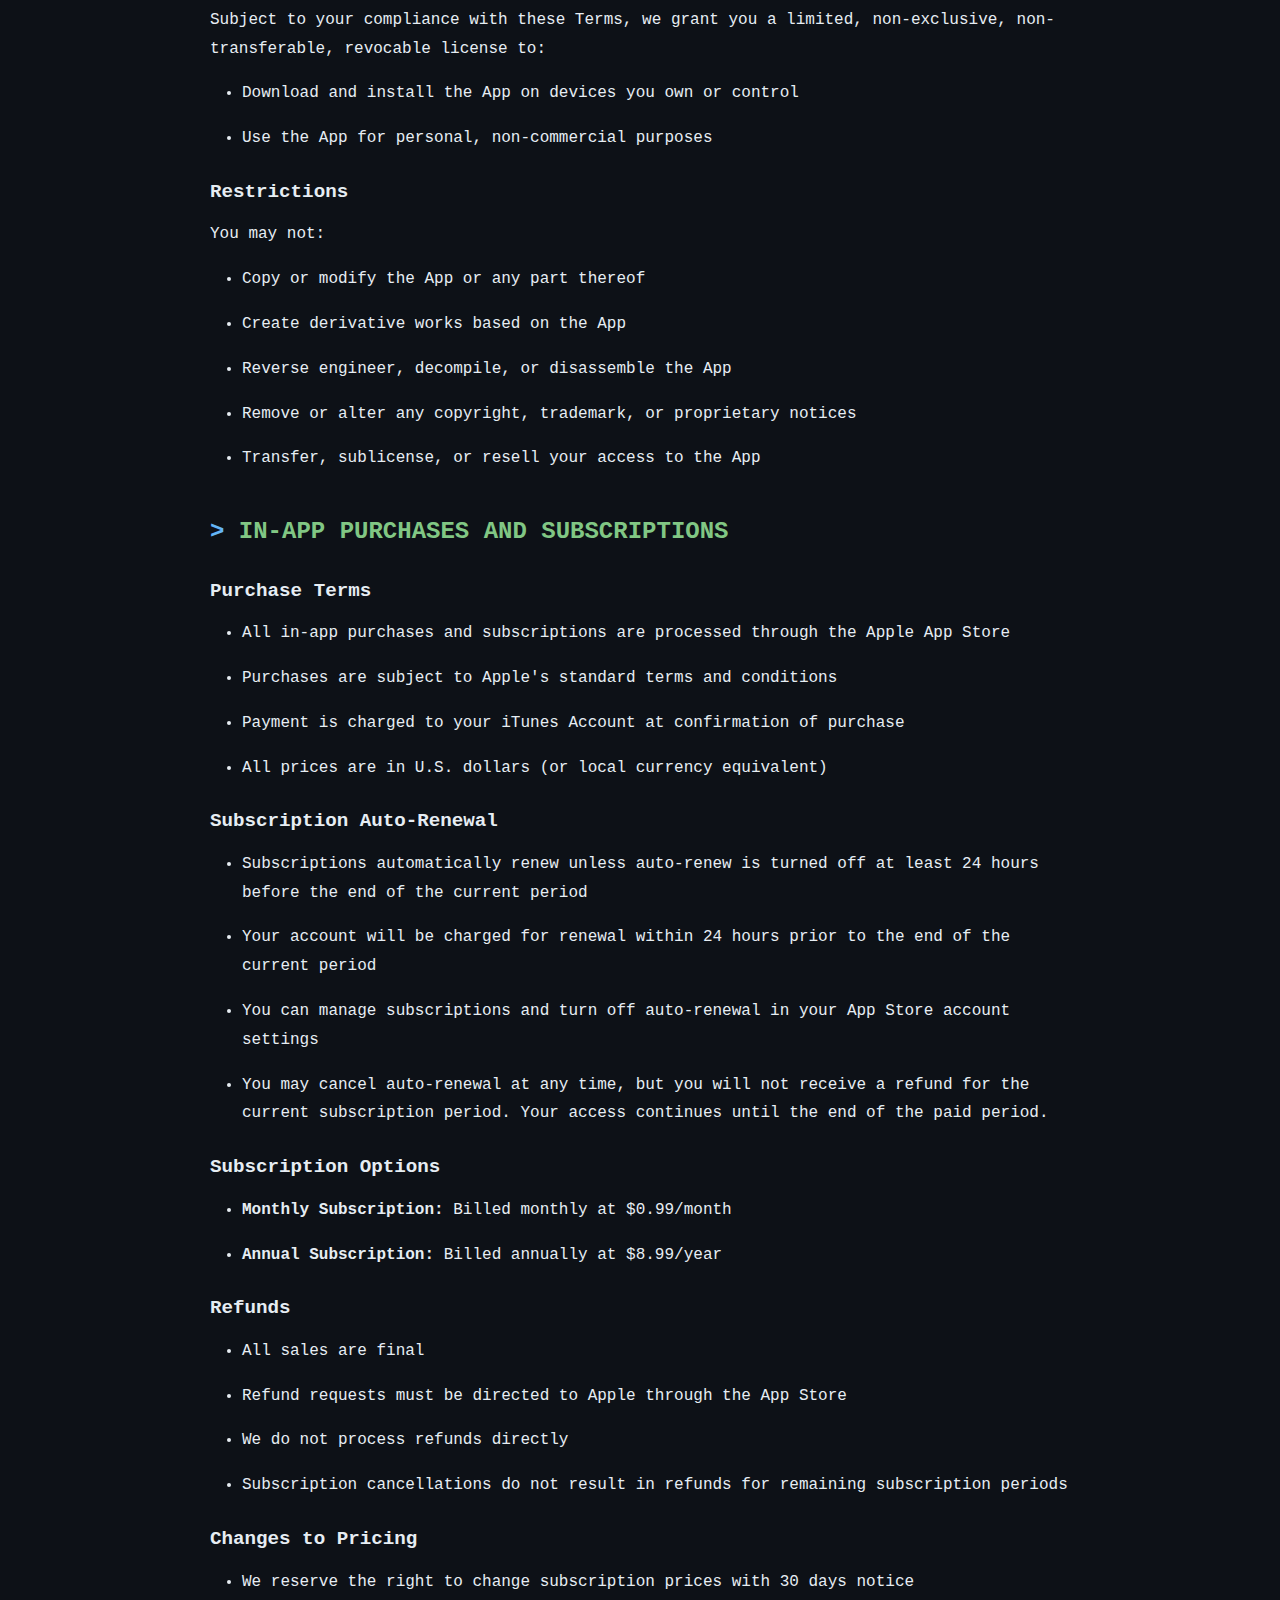
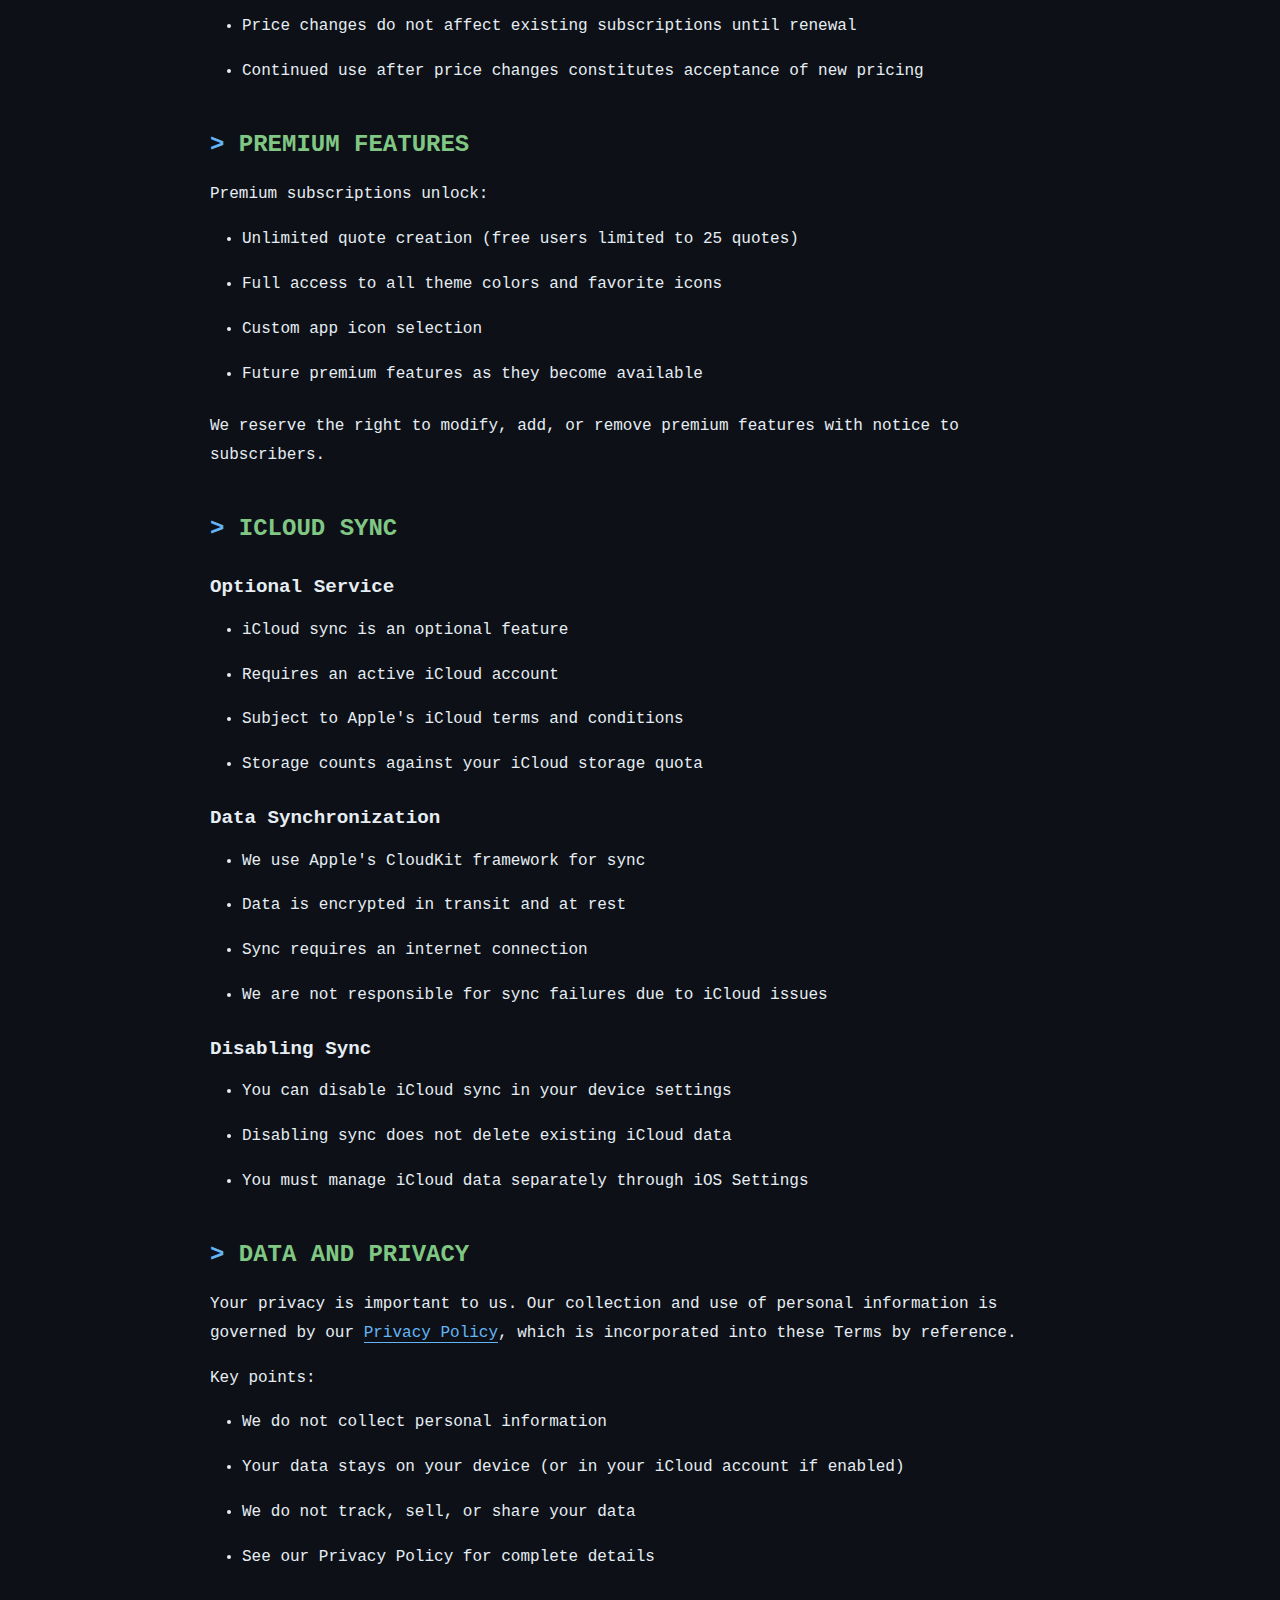
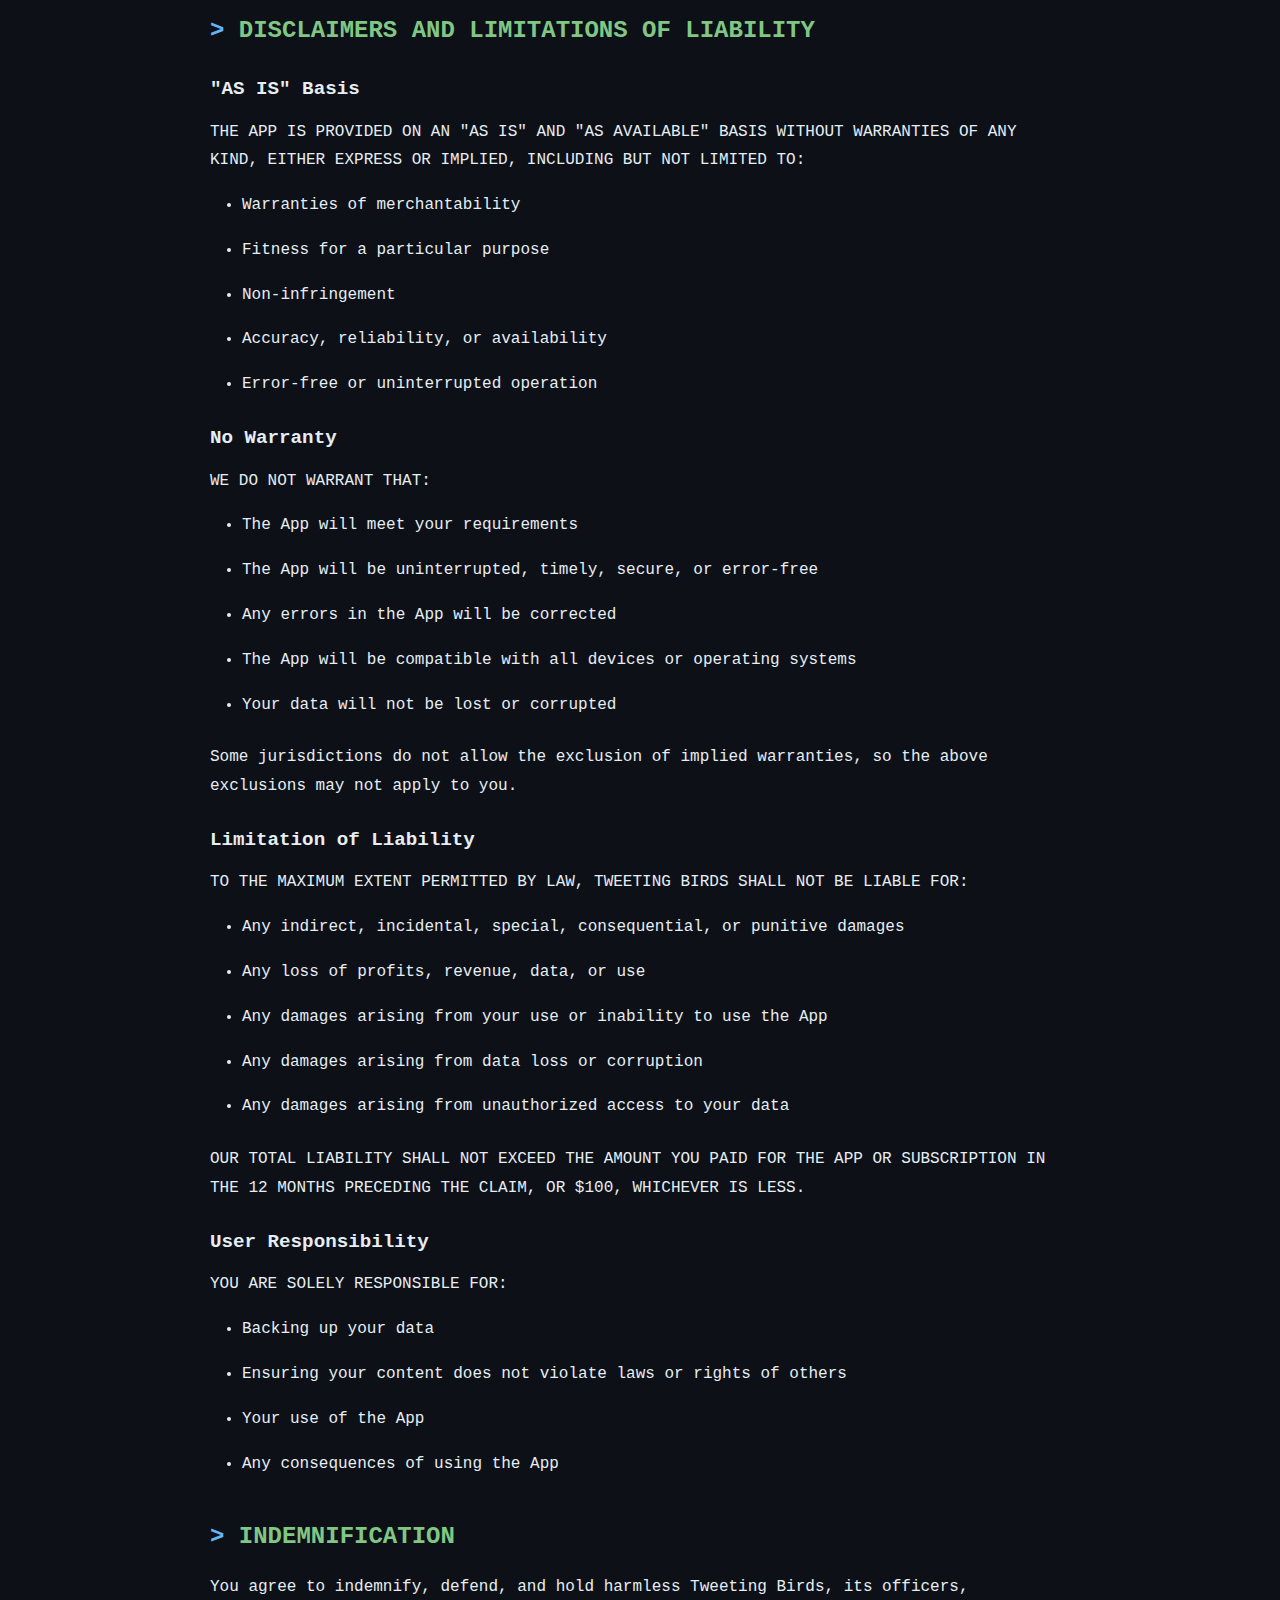
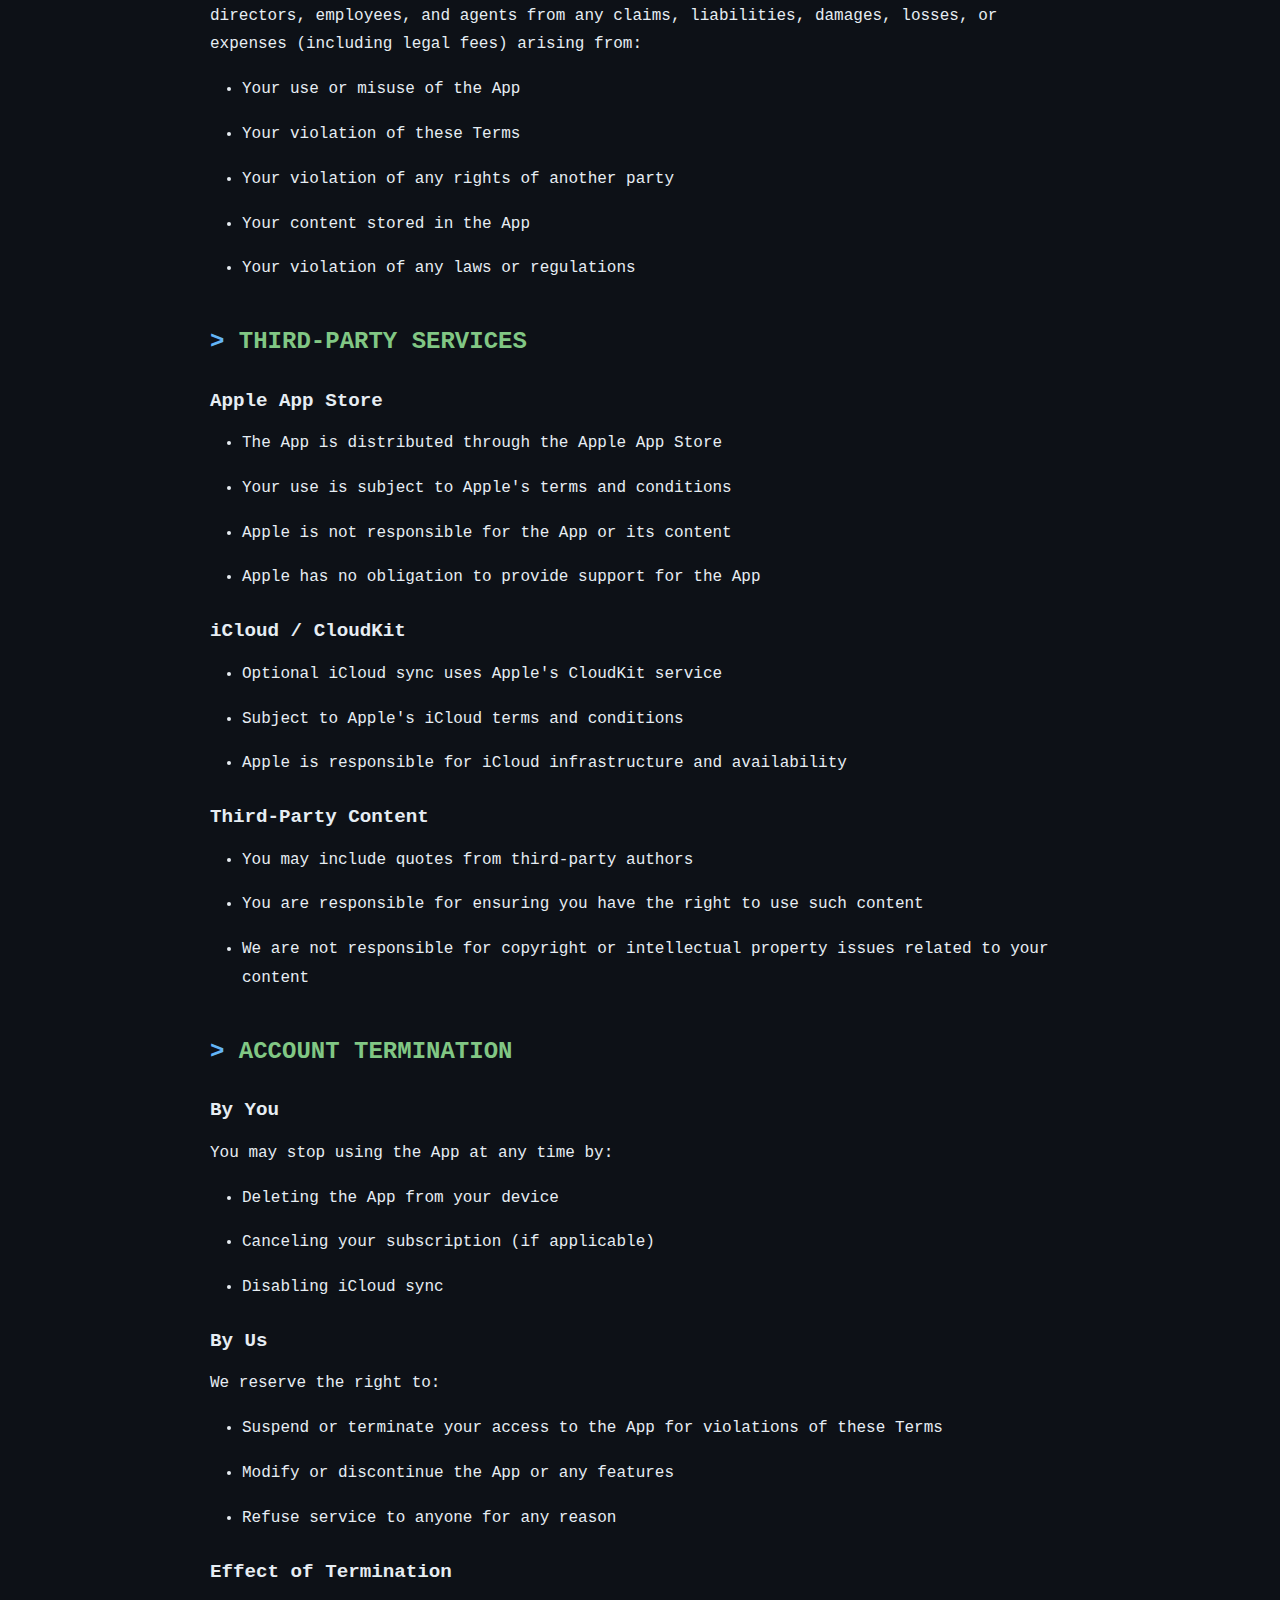
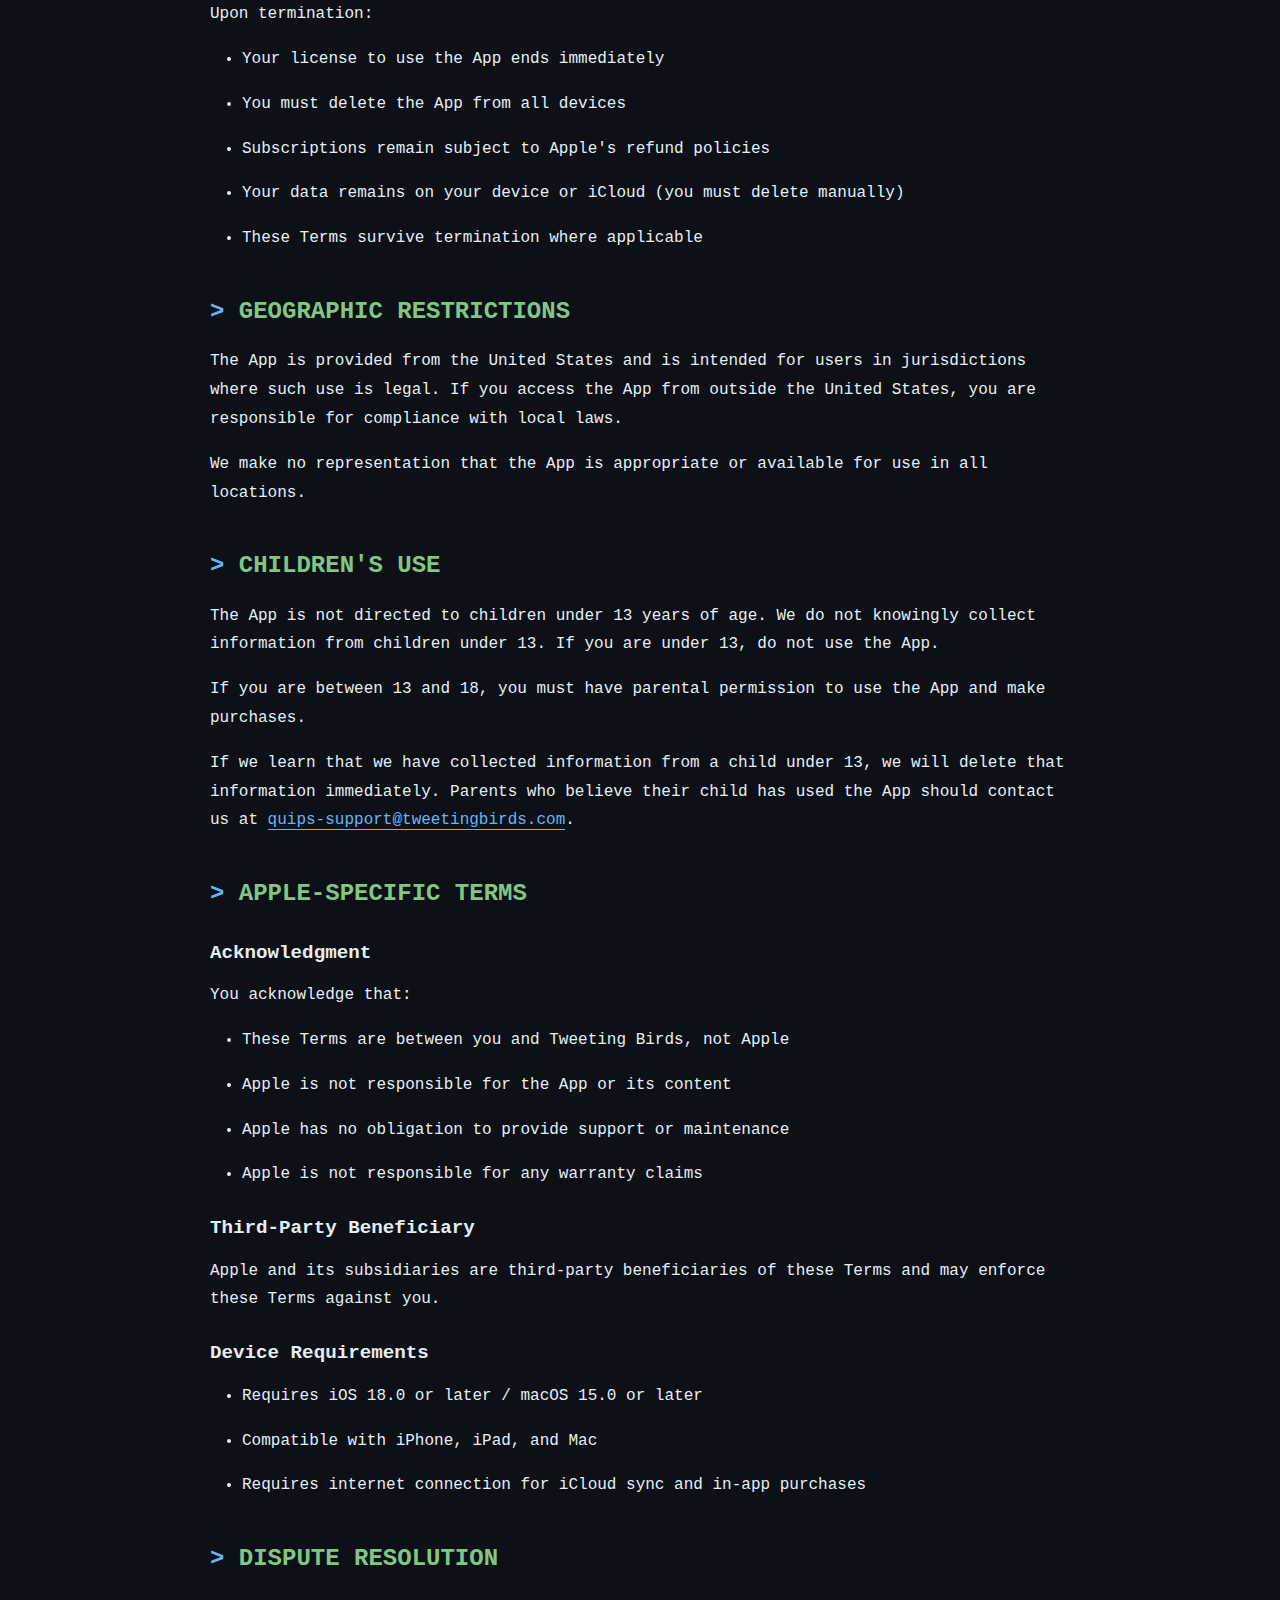
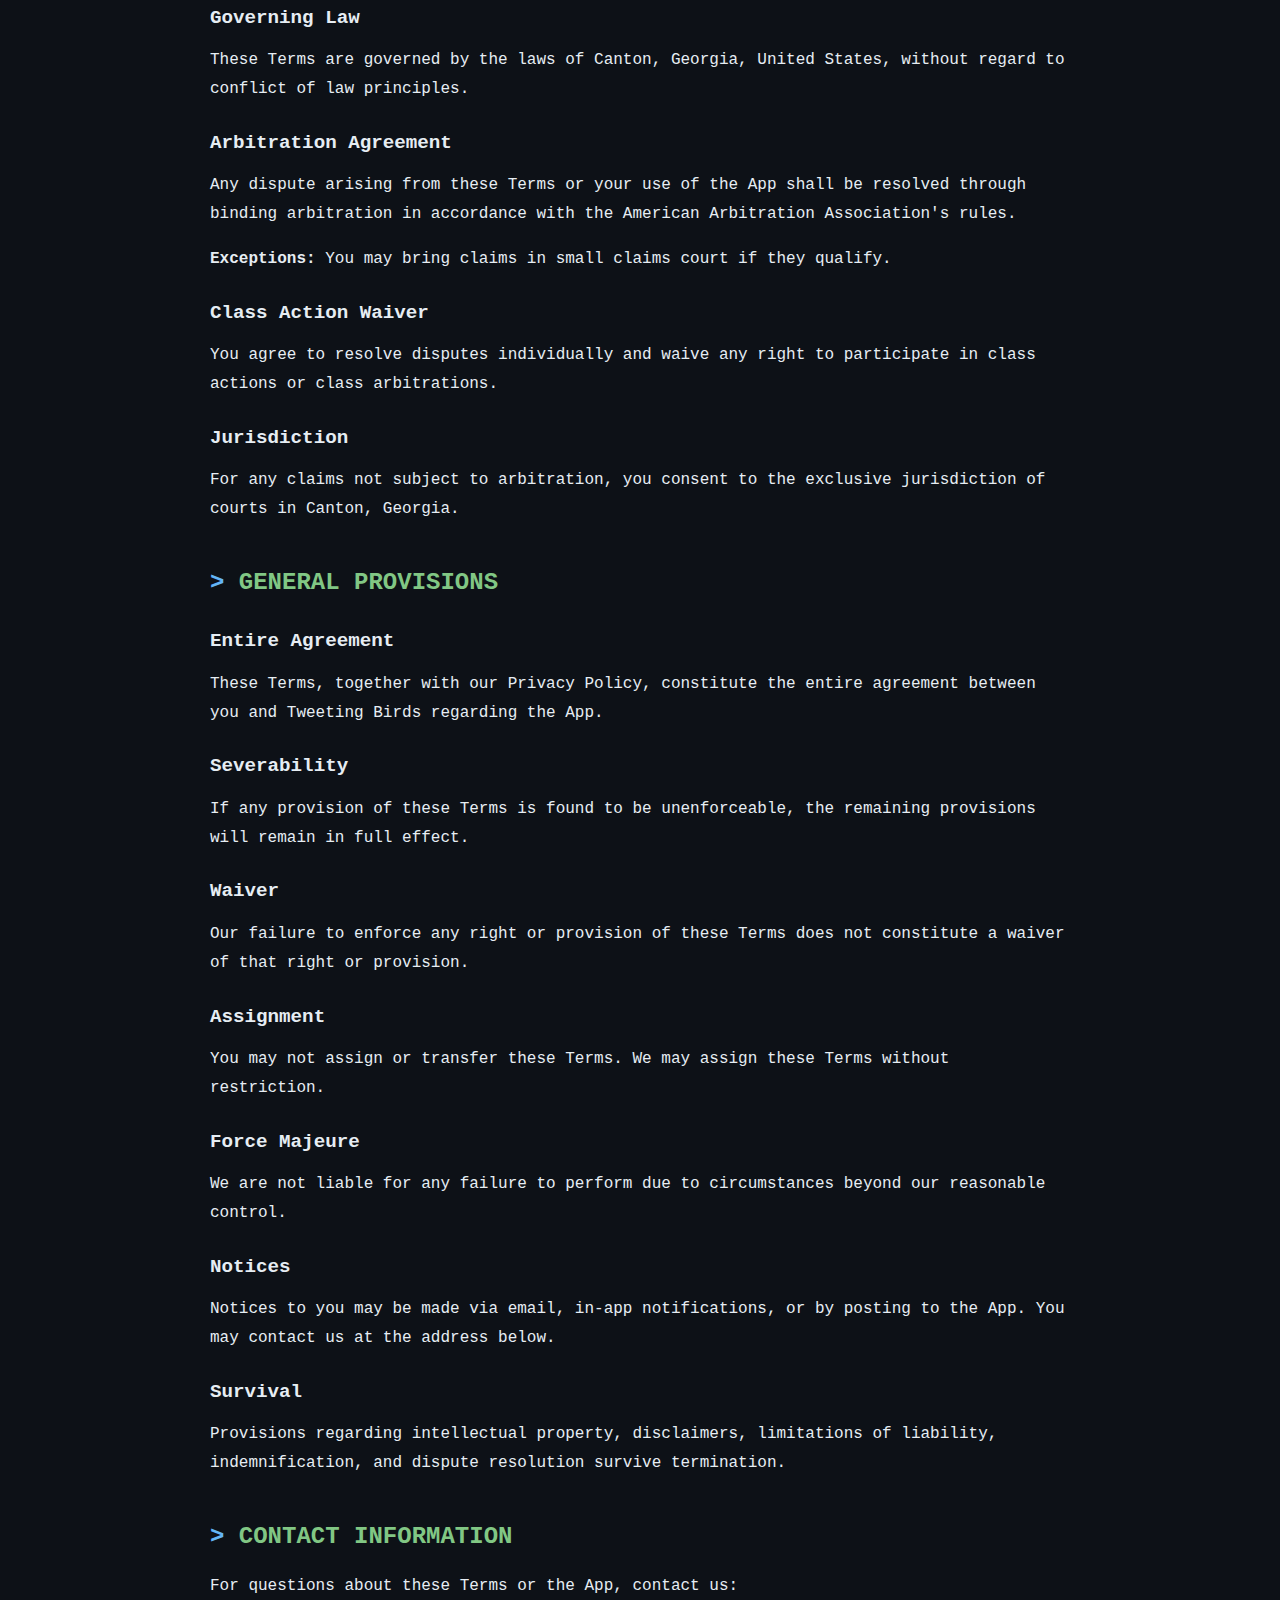
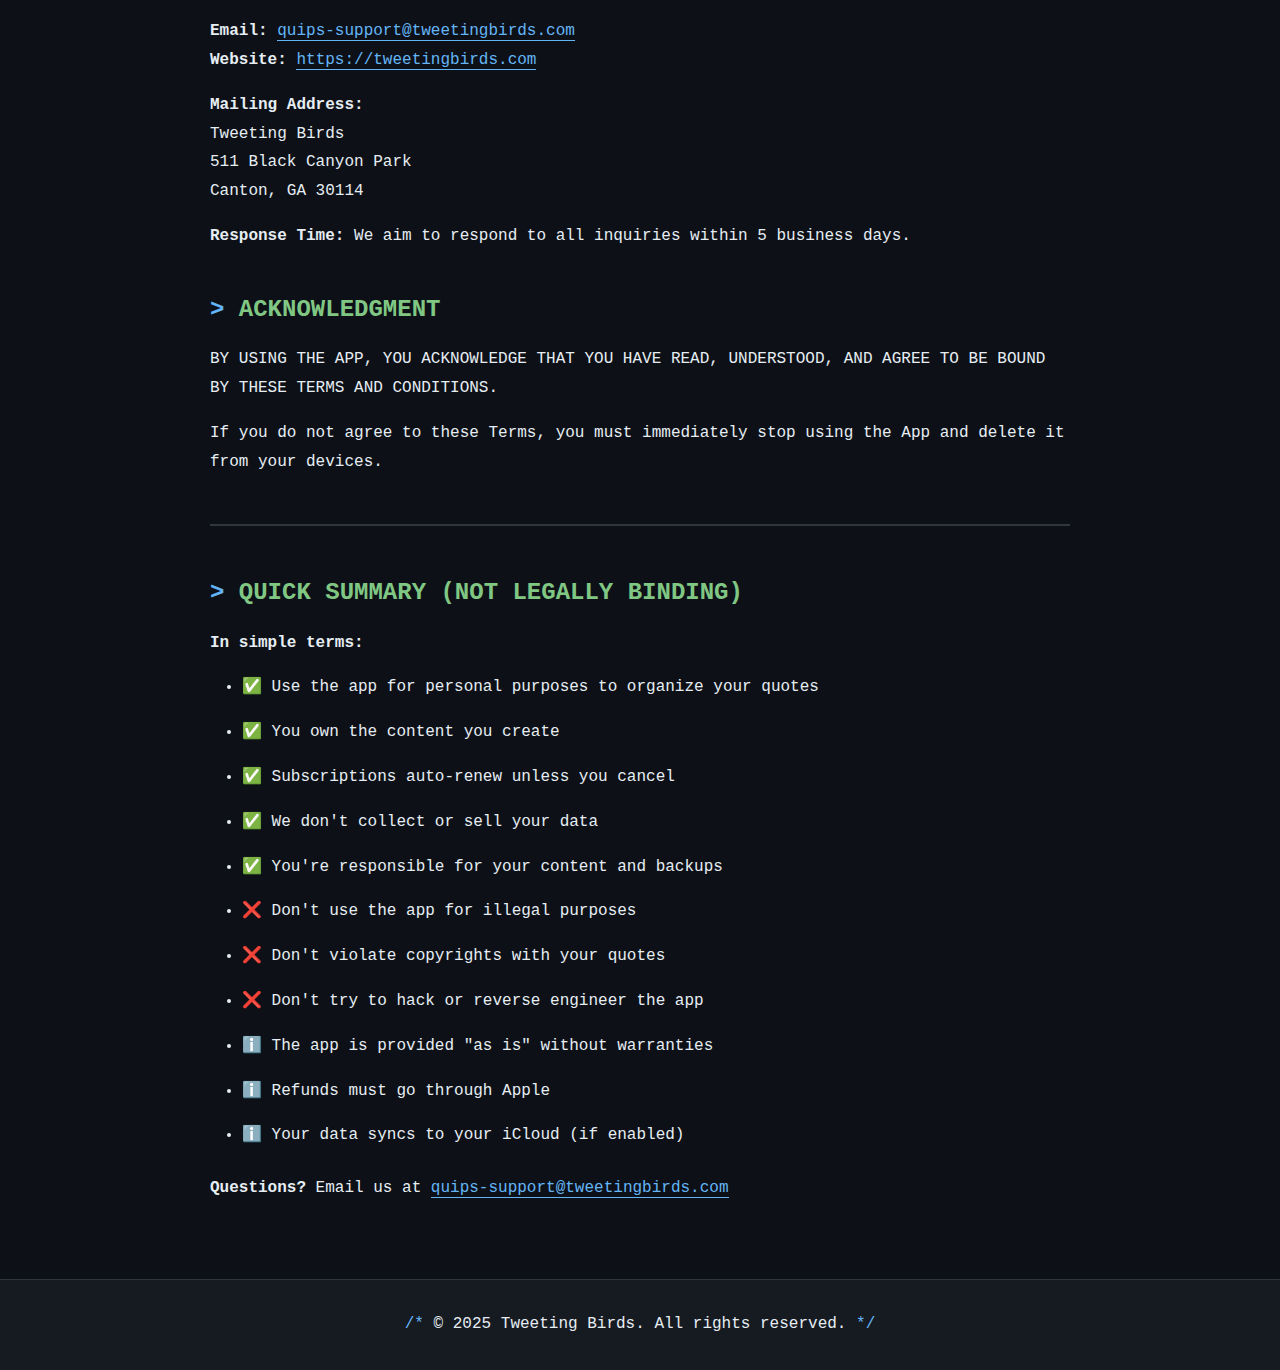
<file: quips-terms-and-conditions.html>
<!DOCTYPE html>
<html lang="en">
<head>
    <meta charset="UTF-8">
    <meta name="viewport" content="width=device-width, initial-scale=1.0">
    <meta name="description" content="Quips App Terms and Conditions - Tweeting Birds">
    <title>Quips Terms and Conditions - Tweeting Birds</title>
    <link rel="stylesheet" href="styles.css">
    <link rel="icon" type="image/svg+xml" href="favicon.svg">
    <style>
        .legal-content {
            max-width: 900px;
            margin: 0 auto;
            padding: 100px 20px 60px;
            font-family: 'Courier New', monospace;
        }
        .legal-content h1 {
            color: var(--primary-color);
            font-size: 2.5rem;
            margin-bottom: 1rem;
            text-transform: uppercase;
            letter-spacing: 2px;
        }
        .legal-content h1::before {
            content: '// ';
        }
        .legal-content .last-updated {
            color: var(--white);
            opacity: 0.7;
            margin-bottom: 3rem;
            font-size: 0.9rem;
        }
        .legal-content h2 {
            color: var(--secondary-color);
            font-size: 1.5rem;
            margin-top: 2.5rem;
            margin-bottom: 1rem;
            text-transform: uppercase;
        }
        .legal-content h2::before {
            content: '> ';
            color: var(--primary-color);
        }
        .legal-content h3 {
            color: var(--white);
            font-size: 1.2rem;
            margin-top: 1.5rem;
            margin-bottom: 0.8rem;
            font-weight: bold;
        }
        .legal-content p, .legal-content li {
            color: var(--white);
            line-height: 1.8;
            margin-bottom: 1rem;
        }
        .legal-content ul {
            margin-left: 2rem;
            margin-bottom: 1.5rem;
        }
        .legal-content ol {
            margin-left: 2rem;
            margin-bottom: 1.5rem;
        }
        .legal-content a {
            color: var(--primary-color);
            text-decoration: none;
            border-bottom: 1px solid var(--primary-color);
        }
        .legal-content a:hover {
            color: var(--secondary-color);
            border-bottom-color: var(--secondary-color);
        }
        .back-link {
            display: inline-block;
            margin-bottom: 2rem;
            color: var(--primary-color);
            text-decoration: none;
            font-size: 0.9rem;
            transition: var(--transition);
        }
        .back-link::before {
            content: '← ';
        }
        .back-link:hover {
            color: var(--secondary-color);
        }
    </style>
</head>
<body>
    <header>
        <nav class="navbar">
            <div class="container">
                <div class="nav-brand">
                    <span class="brand-name">[TB://]</span>
                </div>
                <ul class="nav-menu">
                    <li><a href="index.html#services">services</a></li>
                    <li><a href="index.html#tech-stack">tech_stack</a></li>
                    <li><a href="index.html#metrics">metrics</a></li>
                    <li><a href="index.html#contact">contact</a></li>
                </ul>
                <button class="nav-toggle" aria-label="Toggle navigation">
                    <span></span>
                    <span></span>
                    <span></span>
                </button>
            </div>
        </nav>
    </header>

    <main>
        <div class="legal-content">
            <a href="index.html" class="back-link">Back to Home</a>

            <h1>Quips Terms and Conditions</h1>
            <p class="last-updated"><strong>Effective Date:</strong> October 1, 2025 | <strong>Last Updated:</strong> October 5, 2025</p>

            <h2>Agreement to Terms</h2>
            <p>By downloading, installing, or using the Quips mobile application ("App"), you agree to be bound by these Terms and Conditions ("Terms"). If you do not agree to these Terms, do not use the App.</p>
            <p>These Terms constitute a legally binding agreement between you ("User," "you," or "your") and Tweeting Birds ("we," "us," or "our").</p>

            <h2>Changes to Terms</h2>
            <p>We reserve the right to modify these Terms at any time. We will notify you of significant changes through:</p>
            <ul>
                <li>App Store update notes</li>
                <li>In-app notifications</li>
                <li>Updates to this document with a new "Last Updated" date</li>
            </ul>
            <p>Your continued use of the App after changes constitutes acceptance of the modified Terms.</p>

            <h2>Description of Service</h2>
            <p>Quips is a mobile application that allows users to:</p>
            <ul>
                <li>Create, store, and organize personal quotations</li>
                <li>Add authors and tags to organize quotes</li>
                <li>Search and filter quotes</li>
                <li>Customize app appearance with themes and colors</li>
                <li>Optionally sync data across devices using iCloud</li>
                <li>Access premium features through in-app purchases</li>
            </ul>

            <h2>Acceptable Use</h2>

            <h3>You May:</h3>
            <ul>
                <li>✅ Use the App for personal, non-commercial purposes</li>
                <li>✅ Create and store your own quotes and content</li>
                <li>✅ Share quotes using the App's built-in sharing features</li>
                <li>✅ Sync your data using your personal iCloud account</li>
                <li>✅ Customize the App's appearance and settings</li>
            </ul>

            <h3>You May NOT:</h3>
            <ul>
                <li>❌ Use the App for any illegal or unauthorized purpose</li>
                <li>❌ Violate any laws in your jurisdiction</li>
                <li>❌ Infringe on intellectual property rights of others</li>
                <li>❌ Store content that is illegal, offensive, or violates others' rights</li>
                <li>❌ Attempt to reverse engineer, decompile, or hack the App</li>
                <li>❌ Use the App to spam, harass, or harm others</li>
                <li>❌ Circumvent or bypass any security features</li>
                <li>❌ Resell or redistribute the App or its content</li>
                <li>❌ Use automated systems to access or scrape the App</li>
            </ul>

            <h2>User Content and Ownership</h2>

            <h3>Your Content</h3>
            <ul>
                <li>You retain ownership of original content you create. However, you are solely responsible for ensuring you have the legal right to store and use any third-party content (including quotes from books, speeches, or other copyrighted works) within the App. Tweeting Birds assumes no responsibility for copyright infringement related to your content.</li>
                <li>You are solely responsible for the content you create and store</li>
                <li>You represent that you have the right to use and store any content you add to the App</li>
                <li>We do not claim ownership of your content</li>
            </ul>

            <h3>App Content</h3>
            <ul>
                <li>The App's design, features, code, and branding are owned by Tweeting Birds</li>
                <li>You may not copy, modify, or distribute any part of the App without permission</li>
                <li>All trademarks, service marks, and logos are owned by Tweeting Birds or their respective owners</li>
            </ul>

            <h3>Content Storage</h3>
            <ul>
                <li>Your content is stored locally on your device</li>
                <li>If you enable iCloud sync, your content is stored in your personal iCloud account</li>
                <li>We do not have access to your content</li>
                <li>You are responsible for backing up your content</li>
            </ul>

            <h2>Intellectual Property Rights</h2>

            <h3>Copyright</h3>
            <p>All content, features, and functionality of the App are owned by Tweeting Birds and are protected by international copyright, trademark, and other intellectual property laws.</p>

            <h3>License Grant</h3>
            <p>Subject to your compliance with these Terms, we grant you a limited, non-exclusive, non-transferable, revocable license to:</p>
            <ul>
                <li>Download and install the App on devices you own or control</li>
                <li>Use the App for personal, non-commercial purposes</li>
            </ul>

            <h3>Restrictions</h3>
            <p>You may not:</p>
            <ul>
                <li>Copy or modify the App or any part thereof</li>
                <li>Create derivative works based on the App</li>
                <li>Reverse engineer, decompile, or disassemble the App</li>
                <li>Remove or alter any copyright, trademark, or proprietary notices</li>
                <li>Transfer, sublicense, or resell your access to the App</li>
            </ul>

            <h2>In-App Purchases and Subscriptions</h2>

            <h3>Purchase Terms</h3>
            <ul>
                <li>All in-app purchases and subscriptions are processed through the Apple App Store</li>
                <li>Purchases are subject to Apple's standard terms and conditions</li>
                <li>Payment is charged to your iTunes Account at confirmation of purchase</li>
                <li>All prices are in U.S. dollars (or local currency equivalent)</li>
            </ul>

            <h3>Subscription Auto-Renewal</h3>
            <ul>
                <li>Subscriptions automatically renew unless auto-renew is turned off at least 24 hours before the end of the current period</li>
                <li>Your account will be charged for renewal within 24 hours prior to the end of the current period</li>
                <li>You can manage subscriptions and turn off auto-renewal in your App Store account settings</li>
                <li>You may cancel auto-renewal at any time, but you will not receive a refund for the current subscription period. Your access continues until the end of the paid period.</li>
            </ul>

            <h3>Subscription Options</h3>
            <ul>
                <li><strong>Monthly Subscription:</strong> Billed monthly at $0.99/month</li>
                <li><strong>Annual Subscription:</strong> Billed annually at $8.99/year</li>
            </ul>

            <h3>Refunds</h3>
            <ul>
                <li>All sales are final</li>
                <li>Refund requests must be directed to Apple through the App Store</li>
                <li>We do not process refunds directly</li>
                <li>Subscription cancellations do not result in refunds for remaining subscription periods</li>
            </ul>

            <h3>Changes to Pricing</h3>
            <ul>
                <li>We reserve the right to change subscription prices with 30 days notice</li>
                <li>Price changes do not affect existing subscriptions until renewal</li>
                <li>Continued use after price changes constitutes acceptance of new pricing</li>
            </ul>

            <h2>Premium Features</h2>
            <p>Premium subscriptions unlock:</p>
            <ul>
                <li>Unlimited quote creation (free users limited to 25 quotes)</li>
                <li>Full access to all theme colors and favorite icons</li>
                <li>Custom app icon selection</li>
                <li>Future premium features as they become available</li>
            </ul>
            <p>We reserve the right to modify, add, or remove premium features with notice to subscribers.</p>

            <h2>iCloud Sync</h2>

            <h3>Optional Service</h3>
            <ul>
                <li>iCloud sync is an optional feature</li>
                <li>Requires an active iCloud account</li>
                <li>Subject to Apple's iCloud terms and conditions</li>
                <li>Storage counts against your iCloud storage quota</li>
            </ul>

            <h3>Data Synchronization</h3>
            <ul>
                <li>We use Apple's CloudKit framework for sync</li>
                <li>Data is encrypted in transit and at rest</li>
                <li>Sync requires an internet connection</li>
                <li>We are not responsible for sync failures due to iCloud issues</li>
            </ul>

            <h3>Disabling Sync</h3>
            <ul>
                <li>You can disable iCloud sync in your device settings</li>
                <li>Disabling sync does not delete existing iCloud data</li>
                <li>You must manage iCloud data separately through iOS Settings</li>
            </ul>

            <h2>Data and Privacy</h2>
            <p>Your privacy is important to us. Our collection and use of personal information is governed by our <a href="quips-privacy-policy.html">Privacy Policy</a>, which is incorporated into these Terms by reference.</p>
            <p>Key points:</p>
            <ul>
                <li>We do not collect personal information</li>
                <li>Your data stays on your device (or in your iCloud account if enabled)</li>
                <li>We do not track, sell, or share your data</li>
                <li>See our Privacy Policy for complete details</li>
            </ul>

            <h2>Disclaimers and Limitations of Liability</h2>

            <h3>"AS IS" Basis</h3>
            <p>THE APP IS PROVIDED ON AN "AS IS" AND "AS AVAILABLE" BASIS WITHOUT WARRANTIES OF ANY KIND, EITHER EXPRESS OR IMPLIED, INCLUDING BUT NOT LIMITED TO:</p>
            <ul>
                <li>Warranties of merchantability</li>
                <li>Fitness for a particular purpose</li>
                <li>Non-infringement</li>
                <li>Accuracy, reliability, or availability</li>
                <li>Error-free or uninterrupted operation</li>
            </ul>

            <h3>No Warranty</h3>
            <p>WE DO NOT WARRANT THAT:</p>
            <ul>
                <li>The App will meet your requirements</li>
                <li>The App will be uninterrupted, timely, secure, or error-free</li>
                <li>Any errors in the App will be corrected</li>
                <li>The App will be compatible with all devices or operating systems</li>
                <li>Your data will not be lost or corrupted</li>
            </ul>
            <p>Some jurisdictions do not allow the exclusion of implied warranties, so the above exclusions may not apply to you.</p>

            <h3>Limitation of Liability</h3>
            <p>TO THE MAXIMUM EXTENT PERMITTED BY LAW, TWEETING BIRDS SHALL NOT BE LIABLE FOR:</p>
            <ul>
                <li>Any indirect, incidental, special, consequential, or punitive damages</li>
                <li>Any loss of profits, revenue, data, or use</li>
                <li>Any damages arising from your use or inability to use the App</li>
                <li>Any damages arising from data loss or corruption</li>
                <li>Any damages arising from unauthorized access to your data</li>
            </ul>
            <p>OUR TOTAL LIABILITY SHALL NOT EXCEED THE AMOUNT YOU PAID FOR THE APP OR SUBSCRIPTION IN THE 12 MONTHS PRECEDING THE CLAIM, OR $100, WHICHEVER IS LESS.</p>

            <h3>User Responsibility</h3>
            <p>YOU ARE SOLELY RESPONSIBLE FOR:</p>
            <ul>
                <li>Backing up your data</li>
                <li>Ensuring your content does not violate laws or rights of others</li>
                <li>Your use of the App</li>
                <li>Any consequences of using the App</li>
            </ul>

            <h2>Indemnification</h2>
            <p>You agree to indemnify, defend, and hold harmless Tweeting Birds, its officers, directors, employees, and agents from any claims, liabilities, damages, losses, or expenses (including legal fees) arising from:</p>
            <ul>
                <li>Your use or misuse of the App</li>
                <li>Your violation of these Terms</li>
                <li>Your violation of any rights of another party</li>
                <li>Your content stored in the App</li>
                <li>Your violation of any laws or regulations</li>
            </ul>

            <h2>Third-Party Services</h2>

            <h3>Apple App Store</h3>
            <ul>
                <li>The App is distributed through the Apple App Store</li>
                <li>Your use is subject to Apple's terms and conditions</li>
                <li>Apple is not responsible for the App or its content</li>
                <li>Apple has no obligation to provide support for the App</li>
            </ul>

            <h3>iCloud / CloudKit</h3>
            <ul>
                <li>Optional iCloud sync uses Apple's CloudKit service</li>
                <li>Subject to Apple's iCloud terms and conditions</li>
                <li>Apple is responsible for iCloud infrastructure and availability</li>
            </ul>

            <h3>Third-Party Content</h3>
            <ul>
                <li>You may include quotes from third-party authors</li>
                <li>You are responsible for ensuring you have the right to use such content</li>
                <li>We are not responsible for copyright or intellectual property issues related to your content</li>
            </ul>

            <h2>Account Termination</h2>

            <h3>By You</h3>
            <p>You may stop using the App at any time by:</p>
            <ul>
                <li>Deleting the App from your device</li>
                <li>Canceling your subscription (if applicable)</li>
                <li>Disabling iCloud sync</li>
            </ul>

            <h3>By Us</h3>
            <p>We reserve the right to:</p>
            <ul>
                <li>Suspend or terminate your access to the App for violations of these Terms</li>
                <li>Modify or discontinue the App or any features</li>
                <li>Refuse service to anyone for any reason</li>
            </ul>

            <h3>Effect of Termination</h3>
            <p>Upon termination:</p>
            <ul>
                <li>Your license to use the App ends immediately</li>
                <li>You must delete the App from all devices</li>
                <li>Subscriptions remain subject to Apple's refund policies</li>
                <li>Your data remains on your device or iCloud (you must delete manually)</li>
                <li>These Terms survive termination where applicable</li>
            </ul>

            <h2>Geographic Restrictions</h2>
            <p>The App is provided from the United States and is intended for users in jurisdictions where such use is legal. If you access the App from outside the United States, you are responsible for compliance with local laws.</p>
            <p>We make no representation that the App is appropriate or available for use in all locations.</p>

            <h2>Children's Use</h2>
            <p>The App is not directed to children under 13 years of age. We do not knowingly collect information from children under 13. If you are under 13, do not use the App.</p>
            <p>If you are between 13 and 18, you must have parental permission to use the App and make purchases.</p>
            <p>If we learn that we have collected information from a child under 13, we will delete that information immediately. Parents who believe their child has used the App should contact us at <a href="mailto:quips-support@tweetingbirds.com">quips-support@tweetingbirds.com</a>.</p>

            <h2>Apple-Specific Terms</h2>

            <h3>Acknowledgment</h3>
            <p>You acknowledge that:</p>
            <ul>
                <li>These Terms are between you and Tweeting Birds, not Apple</li>
                <li>Apple is not responsible for the App or its content</li>
                <li>Apple has no obligation to provide support or maintenance</li>
                <li>Apple is not responsible for any warranty claims</li>
            </ul>

            <h3>Third-Party Beneficiary</h3>
            <p>Apple and its subsidiaries are third-party beneficiaries of these Terms and may enforce these Terms against you.</p>

            <h3>Device Requirements</h3>
            <ul>
                <li>Requires iOS 18.0 or later / macOS 15.0 or later</li>
                <li>Compatible with iPhone, iPad, and Mac</li>
                <li>Requires internet connection for iCloud sync and in-app purchases</li>
            </ul>

            <h2>Dispute Resolution</h2>

            <h3>Governing Law</h3>
            <p>These Terms are governed by the laws of Canton, Georgia, United States, without regard to conflict of law principles.</p>

            <h3>Arbitration Agreement</h3>
            <p>Any dispute arising from these Terms or your use of the App shall be resolved through binding arbitration in accordance with the American Arbitration Association's rules.</p>
            <p><strong>Exceptions:</strong> You may bring claims in small claims court if they qualify.</p>

            <h3>Class Action Waiver</h3>
            <p>You agree to resolve disputes individually and waive any right to participate in class actions or class arbitrations.</p>

            <h3>Jurisdiction</h3>
            <p>For any claims not subject to arbitration, you consent to the exclusive jurisdiction of courts in Canton, Georgia.</p>

            <h2>General Provisions</h2>

            <h3>Entire Agreement</h3>
            <p>These Terms, together with our Privacy Policy, constitute the entire agreement between you and Tweeting Birds regarding the App.</p>

            <h3>Severability</h3>
            <p>If any provision of these Terms is found to be unenforceable, the remaining provisions will remain in full effect.</p>

            <h3>Waiver</h3>
            <p>Our failure to enforce any right or provision of these Terms does not constitute a waiver of that right or provision.</p>

            <h3>Assignment</h3>
            <p>You may not assign or transfer these Terms. We may assign these Terms without restriction.</p>

            <h3>Force Majeure</h3>
            <p>We are not liable for any failure to perform due to circumstances beyond our reasonable control.</p>

            <h3>Notices</h3>
            <p>Notices to you may be made via email, in-app notifications, or by posting to the App. You may contact us at the address below.</p>

            <h3>Survival</h3>
            <p>Provisions regarding intellectual property, disclaimers, limitations of liability, indemnification, and dispute resolution survive termination.</p>

            <h2>Contact Information</h2>
            <p>For questions about these Terms or the App, contact us:</p>
            <p>
                <strong>Email:</strong> <a href="mailto:quips-support@tweetingbirds.com">quips-support@tweetingbirds.com</a><br>
                <strong>Website:</strong> <a href="https://tweetingbirds.com">https://tweetingbirds.com</a>
            </p>
            <p>
                <strong>Mailing Address:</strong><br>
                Tweeting Birds<br>
                511 Black Canyon Park<br>
                Canton, GA 30114
            </p>
            <p><strong>Response Time:</strong> We aim to respond to all inquiries within 5 business days.</p>

            <h2>Acknowledgment</h2>
            <p>BY USING THE APP, YOU ACKNOWLEDGE THAT YOU HAVE READ, UNDERSTOOD, AND AGREE TO BE BOUND BY THESE TERMS AND CONDITIONS.</p>
            <p>If you do not agree to these Terms, you must immediately stop using the App and delete it from your devices.</p>

            <hr style="border: 1px solid var(--border-color); margin: 3rem 0;">

            <h2>Quick Summary (Not Legally Binding)</h2>
            <p><strong>In simple terms:</strong></p>
            <ul>
                <li>✅ Use the app for personal purposes to organize your quotes</li>
                <li>✅ You own the content you create</li>
                <li>✅ Subscriptions auto-renew unless you cancel</li>
                <li>✅ We don't collect or sell your data</li>
                <li>✅ You're responsible for your content and backups</li>
                <li>❌ Don't use the app for illegal purposes</li>
                <li>❌ Don't violate copyrights with your quotes</li>
                <li>❌ Don't try to hack or reverse engineer the app</li>
                <li>ℹ️ The app is provided "as is" without warranties</li>
                <li>ℹ️ Refunds must go through Apple</li>
                <li>ℹ️ Your data syncs to your iCloud (if enabled)</li>
            </ul>
            <p><strong>Questions?</strong> Email us at <a href="mailto:quips-support@tweetingbirds.com">quips-support@tweetingbirds.com</a></p>
        </div>
    </main>

    <footer>
        <div class="container">
            <p>&copy; 2025 Tweeting Birds. All rights reserved.</p>
        </div>
    </footer>

    <script>
        // Mobile menu toggle
        document.querySelector('.nav-toggle').addEventListener('click', function() {
            document.querySelector('.nav-menu').classList.toggle('active');
            this.classList.toggle('active');
        });

        // Smooth scrolling for navigation links
        document.querySelectorAll('a[href^="#"]').forEach(anchor => {
            anchor.addEventListener('click', function (e) {
                e.preventDefault();
                const target = document.querySelector(this.getAttribute('href'));
                if (target) {
                    target.scrollIntoView({ behavior: 'smooth', block: 'start' });
                    // Close mobile menu if open
                    document.querySelector('.nav-menu').classList.remove('active');
                    document.querySelector('.nav-toggle').classList.remove('active');
                }
            });
        });
    </script>
</body>
</html>
</file>
<file: styles.css>
* {
    margin: 0;
    padding: 0;
    box-sizing: border-box;
}

:root {
    --primary-color: #64b5f6;
    --secondary-color: #81c784;
    --accent-color: #ffb74d;
    --text-dark: #121212;
    --text-light: #424242;
    --bg-dark: #0d1117;
    --bg-medium: #161b22;
    --bg-light: #21262d;
    --white: #e6edf3;
    --shadow: 0 0 20px rgba(100,181,246,0.15);
    --transition: all 0.2s ease;
    --border-color: #30363d;
}

body {
    font-family: 'Courier New', 'Monaco', 'Consolas', monospace;
    line-height: 1.6;
    color: var(--white);
    background: var(--bg-dark);
    overflow-x: hidden;
}

.container {
    max-width: 1200px;
    margin: 0 auto;
    padding: 0 20px;
}

/* Header and Navigation */
header {
    background: var(--bg-medium);
    border-bottom: 1px solid var(--border-color);
    box-shadow: var(--shadow);
    position: fixed;
    width: 100%;
    top: 0;
    z-index: 1000;
}

.navbar {
    padding: 1rem 0;
}

.navbar .container {
    display: flex;
    justify-content: space-between;
    align-items: center;
}

.nav-brand {
    display: flex;
    align-items: center;
    gap: 0.5rem;
    text-decoration: none;
    color: var(--primary-color);
    font-family: 'Courier New', monospace;
    font-weight: bold;
}

.logo {
    width: 40px;
    height: 40px;
}

.brand-name {
    font-size: 1.5rem;
    font-weight: bold;
    color: var(--primary-color);
}

.nav-menu {
    display: flex;
    list-style: none;
    gap: 2rem;
}

.nav-menu a {
    color: var(--white);
    text-decoration: none;
    font-weight: 500;
    font-family: 'Courier New', monospace;
    text-transform: uppercase;
    letter-spacing: 1px;
    transition: var(--transition);
    position: relative;
}

.nav-menu a::before {
    content: '> ';
    color: var(--primary-color);
    opacity: 0;
    transition: var(--transition);
}

.nav-menu a:hover {
    color: var(--primary-color);
}

.nav-menu a:hover::before {
    opacity: 1;
}

.nav-toggle {
    display: none;
    flex-direction: column;
    background: none;
    border: none;
    cursor: pointer;
    padding: 0.5rem;
}

.nav-toggle span {
    width: 25px;
    height: 2px;
    background: var(--primary-color);
    margin: 3px 0;
    transition: var(--transition);
}

.nav-toggle.active span:nth-child(1) {
    transform: rotate(45deg) translate(6px, 6px);
}

.nav-toggle.active span:nth-child(2) {
    opacity: 0;
}

.nav-toggle.active span:nth-child(3) {
    transform: rotate(-45deg) translate(6px, -6px);
}

/* Hero Section */
.hero {
    background: 
        linear-gradient(135deg, rgba(15, 32, 55, 0.95), rgba(30, 60, 100, 0.9)),
        repeating-linear-gradient(
            0deg,
            transparent,
            transparent 2px,
            rgba(74, 144, 226, 0.03) 2px,
            rgba(74, 144, 226, 0.03) 4px
        ),
        repeating-linear-gradient(
            90deg,
            transparent,
            transparent 2px,
            rgba(74, 144, 226, 0.03) 2px,
            rgba(74, 144, 226, 0.03) 4px
        ),
        linear-gradient(135deg, #0f1f2e, #1e3c64);
    color: var(--white);
    padding: 120px 0 80px;
    text-align: center;
    min-height: 60vh;
    display: flex;
    align-items: center;
    position: relative;
    overflow: hidden;
}

.hero::before {
    content: 
        "# Ruby on Rails\Aclass TweetingBirds < ApplicationController\A  before_action :authenticate_user!\A  \A  def build_app\A    @mobile = MobileApp.new(params[:platform])\A    @web = WebApp.new(params[:framework])\A    render_amazing_solution\A  end\A\A  def deploy_project\A    @project = Project.find(params[:id])\A    @project.deploy_to_production!\A    redirect_to @project\A  end\A\A  private\A\A  def render_amazing_solution\A    case params[:type]\A    when 'mobile'\A      build_native_experience\A    when 'web'\A      deploy_responsive_app\A    when 'hybrid'\A      create_cross_platform\A    else\A      create_hybrid_solution\A    end\A  end\A  \A  def project_params\A    params.require(:project).permit(\A      :name, :platform, :features\A    )\A  end\Aend\A\A# Building your digital future\Amodule AppDevelopment\A  include Innovation\A  include Performance\A  include UserExperience\A  include Security\A\A  def self.create_magic\A    loop do\A      ideas = capture_requirements\A      design = craft_interface(ideas)\A      code = implement_solution(design)\A      test = run_test_suite(code)\A      deploy(code) if tests_pass?\A      monitor_performance\A    end\A  end\A  \A  def optimize_performance\A    cache_everything\A    minimize_queries\A    compress_assets\A  end\Aend\A\Aclass API::V1::BaseController\A  respond_to :json\A  \A  def render_success(data)\A    render json: {\A      status: 'success',\A      data: data\A    }\A  end\Aend";
    position: absolute;
    top: -50%;
    left: 0;
    width: 50%;
    bottom: -50%;
    font-family: 'Courier New', monospace;
    font-size: 24px;
    line-height: 1.5;
    color: rgba(74, 144, 226, 0.10);
    white-space: pre;
    overflow: hidden;
    animation: codeScrollDown 35s linear infinite;
    pointer-events: none;
    text-align: left;
    padding: 40px;
}

.hero::after {
    content: 
        "// Swift & iOS Development\Aimport UIKit\Aimport SwiftUI\Aimport Combine\A\Aclass TweetingBirdsApp: UIViewController {\A    @IBOutlet weak var appView: UIView!\A    private var cancellables = Set<AnyCancellable>()\A    \A    override func viewDidLoad() {\A        super.viewDidLoad()\A        setupUI()\A        bindViewModel()\A    }\A    \A    func buildMobileExperience() {\A        let design = createModernUI()\A        let features = implementCoreFeatures()\A        let analytics = setupAnalytics()\A        deployToAppStore(design + features)\A    }\A    \A    private func createModernUI() -> AppInterface {\A        return AppInterface(\A            theme: .modern,\A            animations: .smooth,\A            responsive: true,\A            accessibility: .enabled\A        )\A    }\A    \A    private func bindViewModel() {\A        viewModel.$state\A            .sink { [weak self] state in\A                self?.updateUI(for: state)\A            }\A            .store(in: &cancellables)\A    }\A}\A\A// SwiftUI Excellence\Astruct AppDevelopment: View {\A    @State private var innovation = true\A    @State private var performance: Double = 100\A    @Environment(\\.colorScheme) var colorScheme\A    \A    var body: some View {\A        VStack(spacing: 20) {\A            Text(\"Building Amazing Apps\")\A                .font(.largeTitle)\A                .bold()\A            \A            ProgressView(value: performance, total: 100)\A                .progressViewStyle(.linear)\A            \A            Button(\"Deploy to Production\") {\A                deployApp()\A            }\A            .buttonStyle(.borderedProminent)\A        }\A        .padding()\A        .animation(.spring(), value: performance)\A    }\A    \A    func deployApp() {\A        withAnimation {\A            performance = 100\A        }\A    }\A}\A\Aprotocol AppBuilder {\A    func configure() -> Self\A    func optimize() -> Self\A    func launch() -> App\A}";
    position: absolute;
    top: -50%;
    right: 0;
    width: 50%;
    bottom: -50%;
    font-family: 'SF Mono', 'Monaco', 'Courier New', monospace;
    font-size: 24px;
    line-height: 1.5;
    color: rgba(80, 200, 120, 0.08);
    white-space: pre;
    overflow: hidden;
    animation: codeScrollUp 28s linear infinite;
    pointer-events: none;
    text-align: left;
    padding: 40px;
}

@keyframes codeScrollDown {
    0% {
        transform: translateY(0);
    }
    100% {
        transform: translateY(-50%);
    }
}

@keyframes codeScrollUp {
    0% {
        transform: translateY(-50%);
    }
    100% {
        transform: translateY(0);
    }
}

.hero .container {
    position: relative;
    z-index: 2;
}

.hero h1 {
    font-size: 2.5rem;
    margin-bottom: 1rem;
    animation: fadeInUp 0.8s ease;
    font-family: 'Courier New', monospace;
    text-transform: uppercase;
    letter-spacing: 2px;
    text-shadow: 0 0 10px rgba(100,181,246,0.3);
}

.hero-subtitle {
    font-size: 1.1rem;
    margin-bottom: 2rem;
    opacity: 0.85;
    animation: fadeInUp 0.8s ease 0.2s both;
    font-family: 'Courier New', monospace;
    letter-spacing: 1px;
}

.hero-buttons {
    display: flex;
    gap: 1rem;
    justify-content: center;
    animation: fadeInUp 0.8s ease 0.4s both;
}

.btn {
    padding: 12px 30px;
    border-radius: 25px;
    text-decoration: none;
    font-weight: 600;
    transition: var(--transition);
    display: inline-block;
}

.btn-primary {
    background: transparent;
    color: var(--primary-color);
    border: 2px solid var(--primary-color);
    font-family: 'Courier New', monospace;
    text-transform: uppercase;
    letter-spacing: 1px;
}

.btn-primary:hover {
    background: var(--primary-color);
    color: var(--bg-dark);
    box-shadow: 0 0 20px rgba(100,181,246,0.4);
    transform: translateY(-2px);
}

.btn-secondary {
    background: transparent;
    color: var(--secondary-color);
    border: 2px solid var(--secondary-color);
    font-family: 'Courier New', monospace;
    text-transform: uppercase;
    letter-spacing: 1px;
}

.btn-secondary:hover {
    background: var(--secondary-color);
    color: var(--bg-dark);
    box-shadow: 0 0 20px rgba(129,199,132,0.4);
}

/* Services Section */
.services {
    padding: 80px 0;
    background: var(--bg-medium);
    border-top: 1px solid var(--border-color);
    border-bottom: 1px solid var(--border-color);
}

.services h2 {
    text-align: center;
    font-size: 2rem;
    margin-bottom: 3rem;
    color: var(--primary-color);
    font-family: 'Courier New', monospace;
    text-transform: uppercase;
    letter-spacing: 3px;
}

.services h2::before {
    content: '[ ';
}

.services h2::after {
    content: ' ]';
}

.services-grid {
    display: grid;
    grid-template-columns: repeat(auto-fit, minmax(250px, 1fr));
    gap: 2rem;
}

.service-card {
    background: var(--bg-light);
    padding: 2rem;
    border: 1px solid var(--border-color);
    border-radius: 0;
    text-align: left;
    transition: var(--transition);
    position: relative;
    overflow: hidden;
}

.service-card::before {
    content: '';
    position: absolute;
    top: 0;
    left: 0;
    width: 100%;
    height: 2px;
    background: linear-gradient(90deg, transparent, var(--primary-color), transparent);
    animation: scan 3s linear infinite;
}

@keyframes scan {
    0% { transform: translateX(-100%); }
    100% { transform: translateX(100%); }
}

.service-card:hover {
    border-color: var(--primary-color);
    box-shadow: 0 0 30px rgba(100,181,246,0.2);
    background: var(--bg-dark);
}

.service-icon {
    font-size: 3rem;
    margin-bottom: 1rem;
}

.service-card h3 {
    color: var(--primary-color);
    margin-bottom: 1rem;
    font-family: 'Courier New', monospace;
    font-size: 1.3rem;
    text-transform: uppercase;
}

.service-card h3::before {
    content: '// ';
    color: var(--secondary-color);
}

.service-card p {
    color: var(--white);
    line-height: 1.6;
    font-family: 'Courier New', monospace;
    font-size: 0.95rem;
}

/* About Section */
.about {
    padding: 80px 0;
    background: var(--bg-dark);
}

.about h2 {
    text-align: center;
    font-size: 2rem;
    margin-bottom: 2rem;
    color: var(--primary-color);
    font-family: 'Courier New', monospace;
    text-transform: uppercase;
    letter-spacing: 3px;
}

.about h2::before {
    content: '< ';
}

.about h2::after {
    content: ' />';
}

.about-text {
    max-width: 800px;
    margin: 0 auto 3rem;
    text-align: center;
    font-size: 1rem;
    color: var(--white);
    line-height: 1.8;
    font-family: 'Courier New', monospace;
}

.stats {
    display: grid;
    grid-template-columns: repeat(auto-fit, minmax(200px, 1fr));
    gap: 2rem;
    text-align: center;
}

.stat {
    padding: 1rem;
}

.stat-number {
    font-size: 2.5rem;
    font-weight: bold;
    color: var(--primary-color);
    margin-bottom: 0.5rem;
    font-family: 'Courier New', monospace;
    text-shadow: 0 0 10px rgba(100,181,246,0.3);
}

.stat-number::before {
    content: '0x';
    font-size: 1.5rem;
    opacity: 0.5;
}

.stat-label {
    color: var(--white);
    font-size: 1rem;
    font-family: 'Courier New', monospace;
    text-transform: uppercase;
    letter-spacing: 1px;
}

/* Portfolio Section */
.portfolio {
    padding: 80px 0;
    background: var(--bg-medium);
    border-top: 1px solid var(--border-color);
    border-bottom: 1px solid var(--border-color);
}

.portfolio h2 {
    text-align: center;
    font-size: 2rem;
    margin-bottom: 1rem;
    color: var(--primary-color);
    font-family: 'Courier New', monospace;
    text-transform: uppercase;
    letter-spacing: 3px;
}

.portfolio h2::before {
    content: '{ ';
}

.portfolio h2::after {
    content: ' }';
}

.section-subtitle {
    text-align: center;
    color: var(--white);
    margin-bottom: 3rem;
    font-family: 'Courier New', monospace;
    opacity: 0.7;
}

.portfolio-grid {
    display: grid;
    grid-template-columns: repeat(auto-fit, minmax(300px, 1fr));
    gap: 2rem;
}

.portfolio-item {
    background: var(--bg-light);
    border: 1px solid var(--border-color);
    border-radius: 0;
    overflow: hidden;
    transition: var(--transition);
    position: relative;
}

.portfolio-item:hover {
    border-color: var(--primary-color);
    box-shadow: 0 0 20px rgba(100,181,246,0.2);
}

.portfolio-placeholder {
    height: 250px;
    display: flex;
    align-items: center;
    justify-content: center;
    background: var(--bg-dark);
    color: var(--primary-color);
    font-size: 1.2rem;
    font-weight: bold;
    font-family: 'Courier New', monospace;
    border: 1px dashed var(--border-color);
    text-transform: uppercase;
}

/* Contact Section */
.contact {
    padding: 80px 0;
    background: var(--bg-dark);
}

.contact h2 {
    text-align: center;
    font-size: 2rem;
    margin-bottom: 1rem;
    color: var(--primary-color);
    font-family: 'Courier New', monospace;
    text-transform: uppercase;
    letter-spacing: 3px;
}

.contact h2::before {
    content: '$ ';
}

.contact h2::after {
    content: ' _';
    animation: blink 1s infinite;
}

@keyframes blink {
    0%, 50% { opacity: 1; }
    51%, 100% { opacity: 0; }
}

.contact-subtitle {
    text-align: center;
    color: var(--white);
    margin-bottom: 2rem;
    font-family: 'Courier New', monospace;
}

.contact-info {
    text-align: center;
}

.contact-link {
    font-size: 1.3rem;
    color: var(--primary-color);
    text-decoration: none;
    font-weight: 600;
    font-family: 'Courier New', monospace;
    transition: var(--transition);
    display: inline-block;
    border: 1px solid var(--primary-color);
    padding: 10px 20px;
}

.contact-link::before {
    content: 'mailto: ';
    opacity: 0.5;
    font-size: 0.9rem;
}

.contact-link:hover {
    background: var(--primary-color);
    color: var(--bg-dark);
    box-shadow: 0 0 20px rgba(100,181,246,0.4);
}

/* Footer */
footer {
    background: var(--bg-medium);
    color: var(--white);
    text-align: center;
    padding: 2rem 0;
    border-top: 1px solid var(--border-color);
    font-family: 'Courier New', monospace;
}

footer p::before {
    content: '/* ';
    color: var(--primary-color);
}

footer p::after {
    content: ' */';
    color: var(--primary-color);
}

/* Tech Stack Styles */
.tech-grid {
    display: grid;
    grid-template-columns: repeat(auto-fit, minmax(250px, 1fr));
    gap: 2rem;
    margin-top: 3rem;
}

.tech-category {
    border: 1px solid var(--border-color);
    padding: 1.5rem;
    background: var(--bg-light);
}

.tech-category h3 {
    color: var(--secondary-color);
    font-family: 'Courier New', monospace;
    font-size: 1.2rem;
    margin-bottom: 1rem;
    text-transform: uppercase;
}

.tech-category h3::before {
    content: '>> ';
    color: var(--primary-color);
}

.tech-items {
    display: flex;
    flex-wrap: wrap;
    gap: 0.5rem;
}

.tech-badge {
    display: inline-block;
    padding: 0.3rem 0.8rem;
    background: var(--bg-dark);
    border: 1px solid var(--primary-color);
    color: var(--primary-color);
    font-family: 'Courier New', monospace;
    font-size: 0.85rem;
    transition: var(--transition);
}

.tech-badge:hover {
    background: var(--primary-color);
    color: var(--bg-dark);
    box-shadow: 0 0 10px rgba(100,181,246,0.3);
}

/* Metrics Section */
.metrics {
    padding: 80px 0;
    background: var(--bg-dark);
    border-top: 1px solid var(--border-color);
}

.metrics h2 {
    text-align: center;
    font-size: 2rem;
    margin-bottom: 3rem;
    color: var(--primary-color);
    font-family: 'Courier New', monospace;
    text-transform: uppercase;
    letter-spacing: 3px;
}

.metrics h2::before {
    content: '{ ';
}

.metrics h2::after {
    content: ' }';
}

.metrics-grid {
    display: grid;
    grid-template-columns: repeat(auto-fit, minmax(200px, 1fr));
    gap: 2rem;
    margin-bottom: 3rem;
}

.metric-card {
    background: var(--bg-medium);
    border: 1px solid var(--border-color);
    padding: 1.5rem;
    text-align: center;
    position: relative;
    overflow: hidden;
}

.metric-card::before {
    content: '';
    position: absolute;
    bottom: 0;
    left: 0;
    width: 100%;
    height: 2px;
    background: var(--primary-color);
    animation: scan 3s linear infinite;
}

.metric-value {
    font-size: 2rem;
    color: var(--primary-color);
    font-family: 'Courier New', monospace;
    font-weight: bold;
    margin-bottom: 0.5rem;
    text-shadow: 0 0 10px rgba(100,181,246,0.2);
}

.metric-label {
    color: var(--white);
    font-family: 'Courier New', monospace;
    font-size: 0.9rem;
    text-transform: uppercase;
    letter-spacing: 1px;
    margin-bottom: 1rem;
}

.metric-graph {
    color: var(--primary-color);
    font-family: 'Courier New', monospace;
    font-size: 0.8rem;
    opacity: 0.7;
}

/* Animations */
@keyframes fadeInUp {
    from {
        opacity: 0;
        transform: translateY(30px);
    }
    to {
        opacity: 1;
        transform: translateY(0);
    }
}

/* Mobile Responsive */
@media (max-width: 768px) {
    .nav-menu {
        display: none;
        position: absolute;
        top: 100%;
        left: 0;
        width: 100%;
        background: var(--white);
        flex-direction: column;
        padding: 1rem;
        box-shadow: var(--shadow);
    }

    .nav-menu.active {
        display: flex;
    }

    .nav-toggle {
        display: flex;
    }

    .hero h1 {
        font-size: 2rem;
    }

    .hero-subtitle {
        font-size: 1rem;
    }

    .hero-buttons {
        flex-direction: column;
        align-items: center;
    }

    .services-grid {
        grid-template-columns: 1fr;
    }

    .stats {
        grid-template-columns: 1fr;
    }

    .portfolio-grid {
        grid-template-columns: 1fr;
    }
}

@media (max-width: 480px) {
    .hero {
        padding: 100px 0 60px;
    }

    .hero h1 {
        font-size: 1.75rem;
    }

    .services h2,
    .about h2,
    .portfolio h2,
    .contact h2 {
        font-size: 2rem;
    }

    .contact-link {
        font-size: 1.2rem;
    }
}
</file>
